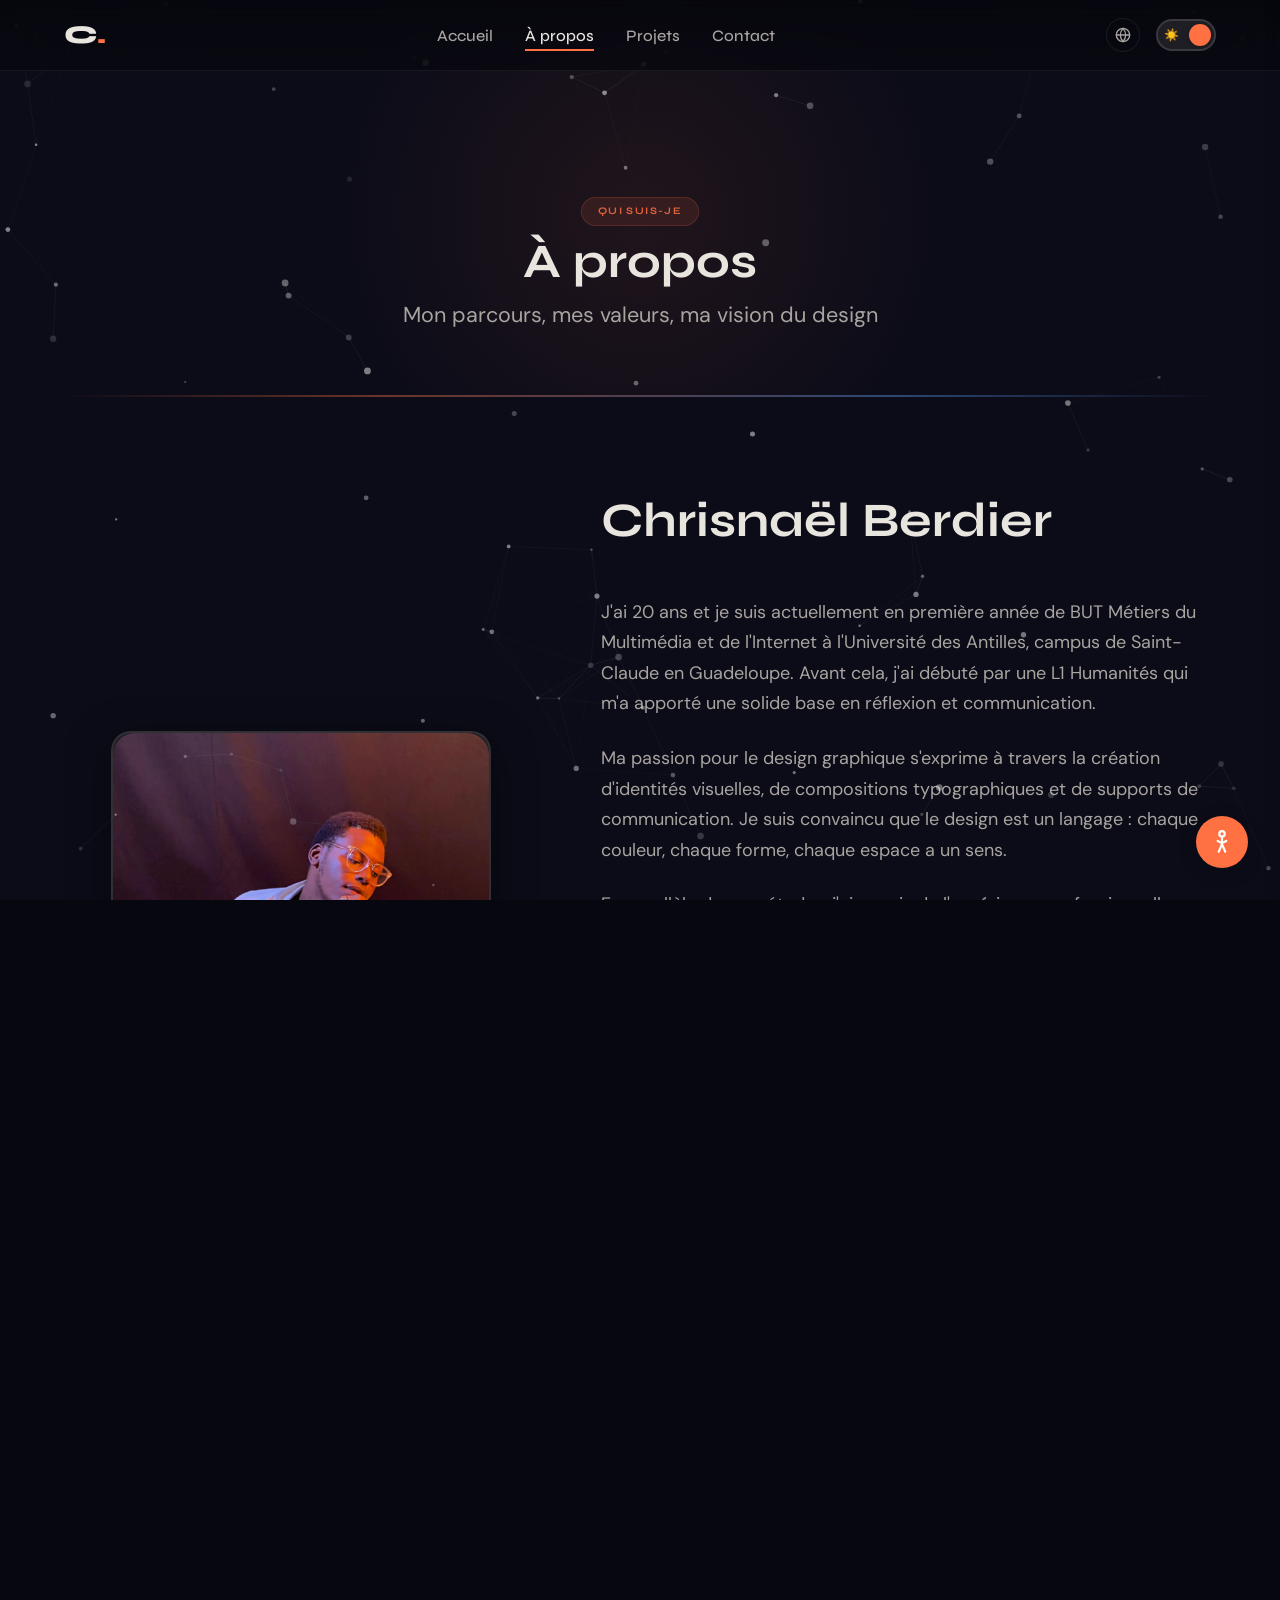
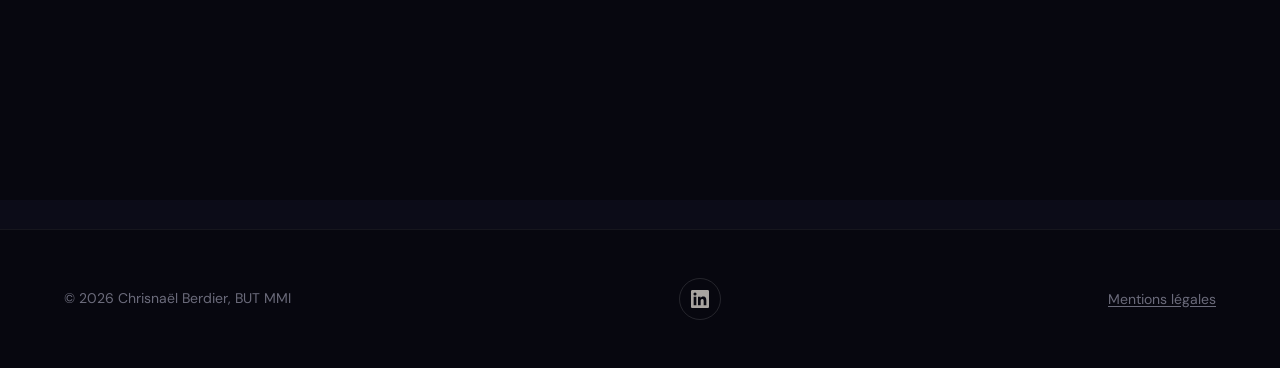
<file: a-propos.html>
﻿﻿<!DOCTYPE html>
<html lang="fr" data-theme="auto">
<head>
  <meta charset="UTF-8">
  <meta name="viewport" content="width=device-width, initial-scale=1.0">
  <meta name="description" content="À propos de Chrisnaël Berdier : parcours, valeurs et vision en tant que Designer Graphique en formation BUT MMI.">
  <title>À propos · Chrisnaël Berdier</title>
  <link rel="preconnect" href="https://fonts.googleapis.com">
  <link rel="preconnect" href="https://fonts.gstatic.com" crossorigin>
  <link href="https://fonts.googleapis.com/css2?family=Syne:wght@400;500;600;700;800&family=DM+Sans:ital,opsz,wght@0,9..40,300;0,9..40,400;0,9..40,500;0,9..40,600;0,9..40,700;1,9..40,400&display=swap" rel="stylesheet">
  <link rel="canonical" href="https://chrisnaelberdier.com/a-propos.html">
  <!-- Favicon -->
  <link rel="icon" href="favicon.svg" type="image/svg+xml">
  <link rel="icon" href="favicon-32.png" sizes="32x32" type="image/png">
  <link rel="apple-touch-icon" href="apple-touch-icon.png">
  <!-- Open Graph -->
  <meta property="og:type" content="website">
  <meta property="og:locale" content="fr_FR">
  <meta property="og:site_name" content="Chrisnaël Berdier">
  <meta property="og:url" content="https://chrisnaelberdier.com/a-propos.html">
  <meta property="og:title" content="À propos · Chrisnaël Berdier">
  <meta property="og:description" content="À propos de Chrisnaël Berdier : parcours, valeurs et vision en tant que Designer Graphique en formation BUT MMI.">
  <meta property="og:image" content="https://chrisnaelberdier.com/assets/img/og-cover.jpg">
  <meta property="og:image:width" content="1200">
  <meta property="og:image:height" content="630">
  <meta property="og:image:alt" content="Chrisnaël Berdier — Designer Graphique, BUT MMI Guadeloupe">
  <!-- Twitter -->
  <meta name="twitter:card" content="summary_large_image">
  <meta name="twitter:title" content="À propos · Chrisnaël Berdier">
  <meta name="twitter:description" content="À propos de Chrisnaël Berdier : parcours, valeurs et vision en tant que Designer Graphique en formation BUT MMI.">
  <meta name="twitter:image" content="https://chrisnaelberdier.com/assets/img/og-cover.jpg">
  <link rel="icon" type="image/png" href="assets/favicon.png">
  <link rel="stylesheet" href="css/style.css">
  <link rel="stylesheet" href="css/premium.css">
</head>
<body>
  <canvas class="page-particles" id="particles-canvas" aria-hidden="true"></canvas>
<!-- LOADER -->
  <div class="loader" id="site-loader"><svg class="loader__logo" viewBox="0 0 810 810" xmlns="http://www.w3.org/2000/svg"><path class="logo-c" d="M779.74 554.57c0 30.95-9.67 57.39-29.02 79.31-19.34 21.92-49.86 38.68-91.55 50.28s-95.84 17.41-162.47 17.41c-66.62 0-123.26-5.37-169.89-16.11-46.64-10.74-82.1-28.36-106.39-52.87-24.28-24.5-36.42-57.16-36.42-97.99 0-40.84 12.14-73.61 36.42-98.33 24.29-24.72 59.75-42.55 106.39-53.52 46.63-10.96 103.27-16.44 169.89-16.44 66.63 0 120.57 5.81 161.83 17.41 41.26 11.6 71.56 28.37 90.91 50.28 19.34 21.92 29.23 48.14 29.66 78.66H637.27c-6.88-16.77-22.35-29.77-46.42-39.02-24.07-9.24-55.45-13.86-94.14-13.86-31.37 0-58.67 2.26-81.89 6.78-23.21 4.51-41.15 12.14-53.83 22.89-12.68 10.74-19.01 25.78-19.01 45.12 0 18.91 6.23 33.74 18.69 44.49 12.47 10.74 30.3 18.26 53.52 22.56 23.22 4.31 50.73 6.45 82.53 6.45 38.69 0 70.17-4.62 94.45-13.86 24.29-9.25 39.88-22.47 46.76-39.66z" transform="translate(-22.56,-315.92) scale(0.79) translate(161.44,691.9)"/><rect class="logo-dot" fill="#ff7043" x="730" y="720" width="60" height="60" rx="4"/></svg></div>
  <!-- PAGE TRANSITION -->
  <div class="page-transition-overlay" id="page-transition"><svg class="pt-logo" viewBox="0 0 810 810" xmlns="http://www.w3.org/2000/svg"><path fill="var(--text-primary,#f0ece6)" d="M779.74 554.57c0 30.95-9.67 57.39-29.02 79.31-19.34 21.92-49.86 38.68-91.55 50.28s-95.84 17.41-162.47 17.41c-66.62 0-123.26-5.37-169.89-16.11-46.64-10.74-82.1-28.36-106.39-52.87-24.28-24.5-36.42-57.16-36.42-97.99 0-40.84 12.14-73.61 36.42-98.33 24.29-24.72 59.75-42.55 106.39-53.52 46.63-10.96 103.27-16.44 169.89-16.44 66.63 0 120.57 5.81 161.83 17.41 41.26 11.6 71.56 28.37 90.91 50.28 19.34 21.92 29.23 48.14 29.66 78.66H637.27c-6.88-16.77-22.35-29.77-46.42-39.02-24.07-9.24-55.45-13.86-94.14-13.86-31.37 0-58.67 2.26-81.89 6.78-23.21 4.51-41.15 12.14-53.83 22.89-12.68 10.74-19.01 25.78-19.01 45.12 0 18.91 6.23 33.74 18.69 44.49 12.47 10.74 30.3 18.26 53.52 22.56 23.22 4.31 50.73 6.45 82.53 6.45 38.69 0 70.17-4.62 94.45-13.86 24.29-9.25 39.88-22.47 46.76-39.66z" transform="translate(-22.56,-315.92) scale(0.79) translate(161.44,691.9)"/><rect fill="#ff7043" x="730" y="720" width="60" height="60" rx="4"/></svg></div>
  <!-- CURSOR -->
  <div class="cursor-custom" id="custom-cursor"></div>
  <a href="#main" class="skip-link">Aller au contenu principal</a>
  <nav class="nav" aria-label="Navigation principale">
    <div class="container nav__inner">
      <a href="index.html" class="nav__logo" aria-label="Retour à l'accueil">C<span>.</span></a>
      <ul class="nav__links" role="list"><li><a href="index.html" class="nav__link" data-i18n="nav.home">Accueil</a></li><li><a href="a-propos.html" class="nav__link is-active" data-i18n="nav.about">À propos</a></li><li><a href="projets.html" class="nav__link" data-i18n="nav.projects">Projets</a></li><li><a href="contact.html" class="nav__link" data-i18n="nav.contact">Contact</a></li></ul>
      <div class="nav__actions">
        <div class="lang-selector" id="lang-selector"><button class="lang-btn" id="lang-btn" aria-label="Choisir la langue" type="button"><svg viewBox="0 0 24 24" fill="none" stroke="currentColor" stroke-width="2" stroke-linecap="round" stroke-linejoin="round"><circle cx="12" cy="12" r="10"/><line x1="2" y1="12" x2="22" y2="12"/><path d="M12 2a15.3 15.3 0 0 1 4 10 15.3 15.3 0 0 1-4 10 15.3 15.3 0 0 1-4-10 15.3 15.3 0 0 1 4-10z"/></svg></button><div class="lang-dropdown"><button class="lang-option is-active" data-lang="fr"><span class="lang-option__flag">🇫🇷</span> Français</button><button class="lang-option" data-lang="en"><span class="lang-option__flag">🇬🇧</span> English</button><button class="lang-option" data-lang="es"><span class="lang-option__flag">🇪🇸</span> Español</button></div></div><button class="theme-switch" aria-label="Basculer le mode sombre" type="button"><div class="theme-switch__track"><span aria-hidden="true">☀️</span><span aria-hidden="true">🌙</span></div><div class="theme-switch__thumb"></div></button><button class="nav__burger" aria-label="Ouvrir le menu" aria-expanded="false" aria-controls="mobile-menu" type="button"><span></span><span></span><span></span></button></div>
    </div>
    </nav>
  <div class="nav__drawer-backdrop" id="drawer-backdrop" aria-hidden="true"></div>
  <div class="nav__drawer" id="mobile-menu" role="dialog" aria-modal="true" aria-label="Menu">
    <div class="nav__drawer-header">
      <a href="index.html" class="nav__drawer-logo" aria-label="Retour à l'accueil">C<span>.</span></a>
      <button class="nav__drawer-close" id="nav-mobile-close" aria-label="Fermer le menu" type="button"><svg width="22" height="22" viewBox="0 0 24 24" fill="none" stroke="currentColor" stroke-width="2.5" stroke-linecap="round" aria-hidden="true"><line x1="18" y1="6" x2="6" y2="18"/><line x1="6" y1="6" x2="18" y2="18"/></svg></button>
    </div>
    <nav class="nav__drawer-links">
      <a href="index.html" class="nav__drawer-link">Accueil</a>
      <a href="a-propos.html" class="nav__drawer-link is-active">À propos</a>
      <a href="projets.html" class="nav__drawer-link">Projets</a>
      <a href="contact.html" class="nav__drawer-link">Contact</a>
    </nav>
  </div>
  <main id="main">
    <!--
      PAGE À PROPOS — Présentation détaillée
      ───────────────────────────────────────
      Rôle : Page biographique complète avec portrait, quatre paragraphes
      de présentation, compteurs CountUp, boutons d'action (CV + contact),
      et cartes de valeurs.

      loading="eager" sur le portrait : contrairement aux pages projets où
      les images sont "lazy", ici l'image est dans le viewport immédiat
      → eager évite le délai de chargement différé (meilleur LCP).

      data-count sur les .stat__number : le module CountUp anime de 0
      vers la valeur cible quand l'élément entre dans le viewport
      (IntersectionObserver). data-suffix permet d'ajouter un suffixe
      comme "+" après le chiffre (voir index.html pour la mécanique).

      .about__cta-row : rangée de trois actions.
      Le bouton "Visualiser le CV" (id="open-cv-viewer") déclenche l'ouverture
      du #cv-modal via le JS. aria-haspopup="dialog" signale qu'un dialogue
      va s'ouvrir.
      Le lien "Télécharger" a l'attribut download="..." → force le navigateur
      à télécharger le fichier plutôt que l'ouvrir dans un onglet.
    -->
    <header class="page-header">
      <div class="container">
        <p class="section__label">Qui suis-je</p>
        <h1 class="page-header__title" data-i18n="apropos.title">À propos</h1>
        <p class="page-header__subtitle" data-i18n="apropos.subtitle">Mon parcours, mes valeurs, ma vision du design</p>
      </div>
    </header>
    <section class="about section">
      <div class="container">
        <div class="about__grid">
          <div class="about__image-wrap reveal" role="img" aria-label="Portrait de Chrisnaël Berdier — survoler pour plus d'infos">
            <div class="about__flip-inner">
              <!-- FACE : photo -->
              <div class="about__flip-front">
                <div class="about__img-glow" aria-hidden="true"></div>
                <img src="assets/img/portrait.webp" alt="" loading="eager">
                <div class="about__img-badge glass-card" aria-hidden="true"><span>🎓</span> BUT MMI</div>
              </div>
              <!-- DOS : carte éditoriale -->
              <div class="about__flip-back">
                <span class="about-back__year" aria-hidden="true">2026</span>
                <div class="about-back__body">
                  <h3 class="about-back__name">Chrisnaël<br>Berdier<span class="about-back__dot" aria-hidden="true">.</span></h3>
                  <p class="about-back__role">Designer Graphique</p>
                  <p class="about-back__place">Guadeloupe, France</p>
                </div>
                <div class="about-back__badge">
                  <span class="about-back__pulse" aria-hidden="true"></span>
                  Disponible sept. 2026
                </div>
              </div>
            </div>
          </div>
          <div class="about__text reveal stagger-2">
            <h2 class="section__title" data-i18n="apropos.name">Chrisnaël Berdier</h2>
            <p data-i18n="apropos.p1">J'ai 20 ans et je suis actuellement en première année de BUT Métiers du Multimédia et de l'Internet à l'Université des Antilles, campus de Saint-Claude en Guadeloupe. Avant cela, j'ai débuté par une L1 Humanités qui m'a apporté une solide base en réflexion et communication.</p>
            <p data-i18n="apropos.p2">Ma passion pour le design graphique s'exprime à travers la création d'identités visuelles, de compositions typographiques et de supports de communication. Je suis convaincu que le design est un langage : chaque couleur, chaque forme, chaque espace a un sens.</p>
            <p data-i18n="apropos.p3">En parallèle de mes études, j'ai acquis de l'expérience professionnelle en tant qu'hôte de caisse chez Carrefour Milenis et vendeur chez Be Sport. Ces expériences m'ont appris la rigueur, le travail d'équipe et la relation client.</p>
            <p data-i18n="apropos.p4">Dynamique et motivé, je suis à la recherche d'un stage ou d'une alternance en design graphique, direction artistique ou communication visuelle.</p>
            <div class="about__stats">
              <div class="stat"><div class="stat__number" data-count="10">0</div><div class="stat__label" data-i18n="stat.projects">Projets réalisés</div></div>
              <div class="stat"><div class="stat__number" data-count="2" data-suffix="">0</div><div class="stat__label" data-i18n="stat.degree">BAC+2 en cours</div></div>
              <div class="stat"><div class="stat__number" data-count="9">0</div><div class="stat__label" data-i18n="stat.tools">Outils maîtrisés</div></div>
            </div>
            <div class="about__cta-row">
              <a href="assets/cv/CV_BERDIER_CHRISNAEL.pdf" class="btn btn--primary" download="CV_BERDIER_CHRISNAEL.pdf" aria-label="Télécharger mon CV"><svg viewBox="0 0 24 24" width="18" height="18" fill="none" stroke="currentColor" stroke-width="2" stroke-linecap="round" aria-hidden="true"><path d="M21 15v4a2 2 0 0 1-2 2H5a2 2 0 0 1-2-2v-4"/><polyline points="7 10 12 15 17 10"/><line x1="12" y1="15" x2="12" y2="3"/></svg> Télécharger mon CV</a>
              <button class="btn btn--outline" id="open-cv-viewer" type="button" aria-haspopup="dialog"><svg viewBox="0 0 24 24" width="18" height="18" fill="none" stroke="currentColor" stroke-width="2" stroke-linecap="round" aria-hidden="true"><path d="M1 12s4-8 11-8 11 8 11 8-4 8-11 8-11-8-11-8z"/><circle cx="12" cy="12" r="3"/></svg> Visualiser le CV</button>
              <a href="contact.html" class="btn btn--outline" data-i18n="apropos.contact">Me contacter</a>
            </div>
          </div>
        </div>
        <!--
          CARTES DE VALEURS — Blocs Précision / Accessibilité / Créativité
          ───────────────────────────────────────────────────────────────────
          Rôle : Présentation des valeurs fondamentales en trois cards.
          .reveal .stagger-1/2/3 : chaque card entre en vue avec un délai
          décalé de 0.2s pour créer un effet "cascade" (stagger en animation).
          Le stagger est calculé en CSS : nth-child(n) { transition-delay: n*0.2s }.
          aria-hidden="true" sur l'icône emoji : les emojis peuvent être
          mal lus par certains lecteurs d'écran (ex: "emoji cible rouge"
          au lieu de rien). On les exclut.
          Effet domino : Supprimer .stagger → toutes les cards apparaissent
          simultanément. Supprimer .reveal → pas d'animation d'entrée.
        -->
        <div class="about-page-values">
          <div class="value-card reveal stagger-1">
            <div class="value-card__icon" aria-hidden="true">🎯</div>
            <h3 class="value-card__title" data-i18n="val.precision">Précision</h3>
            <p class="value-card__desc">Chaque pixel compte. Je porte une attention minutieuse aux détails typographiques et à l'alignement visuel.</p>
          </div>
          <div class="value-card reveal stagger-2">
            <div class="value-card__icon" aria-hidden="true">♿</div>
            <h3 class="value-card__title" data-i18n="val.a11y">Accessibilité</h3>
            <p class="value-card__desc">Concevoir pour tous. Je m'assure que mes créations respectent les standards RGAA et WCAG.</p>
          </div>
          <div class="value-card reveal stagger-3">
            <div class="value-card__icon" aria-hidden="true">💡</div>
            <h3 class="value-card__title" data-i18n="val.creative">Créativité</h3>
            <p class="value-card__desc">Explorer, expérimenter, surprendre. Mon design raconte une histoire et crée de l'émotion.</p>
          </div>
        </div>
      </div>
    </section>
  </main>

  <!--
    MODALE VISIONNEUSE CV
    ──────────────────────
    Rôle : Affiche le PDF du CV directement dans la page via une <iframe>
    plutôt que d'ouvrir un onglet. Permet de prévisualiser sans quitter le site.
    La même mécanique de modale que ProjectModal est réutilisée ici
    (role="dialog" + aria-modal + aria-labelledby) pour la cohérence.
    L'iframe src est vide par défaut et remplie par le JS à l'ouverture
    (évite un chargement inutile du PDF au chargement de la page).
    title="CV..." sur l'iframe : obligatoire pour l'accessibilité —
    les lecteurs d'écran annoncent le titre de l'iframe embarquée.
    Le lien "📥 Télécharger le PDF" est un fallback si l'iframe ne charge pas.
    Effet domino : Charger l'iframe src dès le HTML → le PDF se télécharge
    inutilement au chargement de la page, même si l'utilisateur n'ouvre pas la modale.
  -->
  <!-- CV VIEWER MODAL -->
  <div class="project-modal-overlay" id="cv-modal" role="dialog" aria-modal="true" aria-labelledby="cv-modal-title">
    <div class="project-modal">
      <div class="project-modal__header"><button class="project-modal__close-btn" id="cv-modal-close" aria-label="Fermer" type="button">&times;</button></div>
      <div class="project-modal__image">
        <iframe id="cv-modal-iframe" src="" title="CV Chrisnaël Berdier" style="width:100%;height:70vh;border:none;border-radius:var(--radius-md);background:var(--bg-tertiary);"></iframe>
      </div>
      <div class="project-modal__body">
        <h2 class="project-modal__title" id="cv-modal-title">CV de Chrisnaël Berdier</h2>
        <p class="project-modal__desc">Curriculum vitae, BUT Métiers du Multimédia et de l'Internet.</p>
        <a href="assets/cv/CV_BERDIER_CHRISNAEL.pdf" class="project-modal__ext-link" download="CV_BERDIER_CHRISNAEL.pdf" style="display:inline-flex;">📥 Télécharger le PDF</a>
      </div>
    </div>
  </div>

  <footer class="footer" role="contentinfo"><div class="container footer__inner"><p class="footer__copy">&copy; 2026 Chrisnaël Berdier, BUT&nbsp;MMI</p><div class="footer__socials" aria-label="Réseaux sociaux"><a href="https://www.linkedin.com/in/chrisna%C3%ABl-berdier-b634a3389/" class="footer__social-link" aria-label="LinkedIn" target="_blank" rel="noopener noreferrer"><svg viewBox="0 0 24 24" fill="currentColor" aria-hidden="true"><path d="M20.447 20.452h-3.554v-5.569c0-1.328-.027-3.037-1.852-3.037-1.853 0-2.136 1.445-2.136 2.939v5.667H9.351V9h3.414v1.561h.046c.477-.9 1.637-1.85 3.37-1.85 3.601 0 4.267 2.37 4.267 5.455v6.286zM5.337 7.433a2.062 2.062 0 0 1-2.063-2.065 2.064 2.064 0 1 1 2.063 2.065zm1.782 13.019H3.555V9h3.564v11.452zM22.225 0H1.771C.792 0 0 .774 0 1.729v20.542C0 23.227.792 24 1.771 24h20.451C23.2 24 24 23.227 24 22.271V1.729C24 .774 23.2 0 22.222 0h.003z"/></svg></a></div><button class="footer__legal-link" id="open-legal" aria-haspopup="dialog" type="button" data-i18n="footer.legal">Mentions légales</button></div></footer>
  <div class="modal-overlay" id="legal-modal" role="dialog" aria-modal="true" aria-labelledby="legal-title"><div class="modal"><button class="modal__close" aria-label="Fermer">&times;</button><h2 id="legal-title">Mentions légales</h2><h3>Éditeur du site</h3><p>Ce portfolio est édité par Chrisnaël Berdier, étudiant en BUT MMI à l'Université des Antilles. Site personnel à but non commercial.</p><h3>Hébergement</h3><p>GitHub Pages, GitHub, Inc., 88 Colin P. Kelly Jr. Street, San Francisco, CA 94107, USA.</p><h3>Propriété intellectuelle</h3><p>L'ensemble du contenu est propriété de l'auteur sauf mention contraire.</p><h3>Données personnelles &amp; RGPD</h3><p>Les données saisies via le formulaire de contact sont utilisées uniquement pour répondre aux messages. Aucun cookie de traçage. Pour exercer vos droits d'accès, de rectification ou de suppression : <a href="mailto:berdierchrisnael@gmail.com">berdierchrisnael@gmail.com</a>.</p><h3>Accessibilité</h3><p>Ce site vise la conformité WCAG 2.1 AA et RGAA 4.1.</p></div></div>
  <button class="back-to-top" id="back-to-top" aria-label="Retour en haut" type="button"><svg viewBox="0 0 24 24" fill="none" stroke="currentColor" stroke-width="2.5" stroke-linecap="round" aria-hidden="true"><polyline points="18 15 12 9 6 15"/></svg></button>
  <div class="a11y-widget"><div class="a11y-panel" id="a11y-panel" role="region" aria-label="Accessibilité"><p class="a11y-panel__title">♿ Accessibilité</p><div class="a11y-option"><span class="a11y-option__label">Taille du texte</span><div class="a11y-option__controls"><button class="a11y-btn" data-zoom="decrease" aria-label="Réduire">A−</button><button class="a11y-btn" data-zoom="reset" aria-label="Réinitialiser">A</button><button class="a11y-btn" data-zoom="increase" aria-label="Augmenter">A+</button></div></div><div class="a11y-option"><span class="a11y-option__label">Contraste élevé</span><div class="a11y-option__controls"><button class="a11y-btn" id="contrast-toggle" aria-pressed="false">◐</button></div></div><div class="a11y-option"><span class="a11y-option__label">Réduire animations</span><div class="a11y-option__controls"><button class="a11y-btn" id="motion-toggle" aria-pressed="false">⏸</button></div></div><div class="a11y-option"><span class="a11y-option__label">Espacement</span><div class="a11y-option__controls"><button class="a11y-btn" id="spacing-toggle" aria-pressed="false">↔</button></div></div></div><button class="a11y-toggle" id="a11y-toggle" aria-label="Accessibilité" aria-expanded="false" aria-controls="a11y-panel" type="button"><svg viewBox="0 0 24 24" fill="none" stroke="currentColor" stroke-width="2" stroke-linecap="round" stroke-linejoin="round" aria-hidden="true"><circle cx="12" cy="4.5" r="2.5"/><path d="M12 7v5"/><path d="M8 11l4 2 4-2"/><path d="M9 21l3-7 3 7"/></svg></button></div>
  <script src="js/main.js"></script>
</body>
</html>
</file>
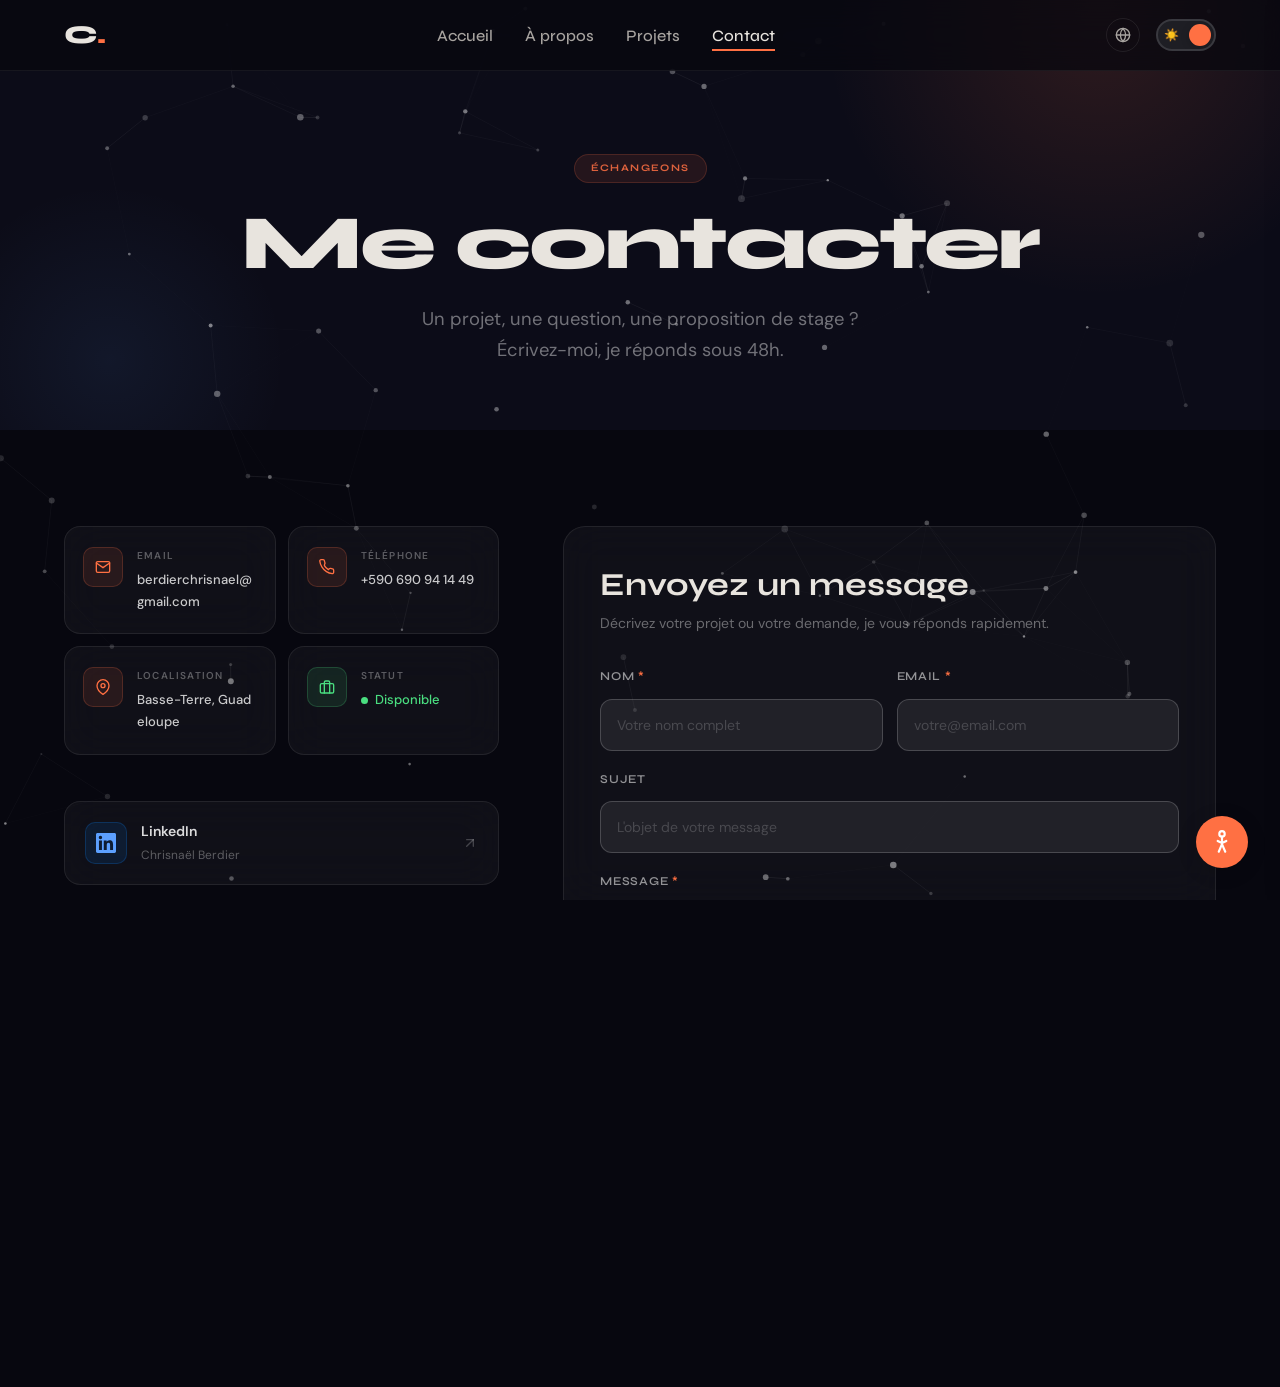
<file: contact.html>
<!DOCTYPE html>
<html lang="fr" data-theme="auto">
<head>
  <meta charset="UTF-8">
  <meta name="viewport" content="width=device-width, initial-scale=1.0">
  <meta name="description" content="Contactez Chrisnaël Berdier, Designer Graphique et étudiant BUT MMI.">
  <title>Contact · Chrisnaël Berdier</title>
  <link rel="preconnect" href="https://fonts.googleapis.com">
  <link rel="preconnect" href="https://fonts.gstatic.com" crossorigin>
  <link href="https://fonts.googleapis.com/css2?family=Syne:wght@400;500;600;700;800&family=DM+Sans:ital,opsz,wght@0,9..40,300;0,9..40,400;0,9..40,500;0,9..40,600;0,9..40,700;1,9..40,400&display=swap" rel="stylesheet">
  <link rel="canonical" href="https://chrisnaelberdier.com/contact.html">
  <!-- Favicon -->
  <link rel="icon" href="favicon.svg" type="image/svg+xml">
  <link rel="icon" href="favicon-32.png" sizes="32x32" type="image/png">
  <link rel="apple-touch-icon" href="apple-touch-icon.png">
  <!-- Open Graph -->
  <meta property="og:type" content="website">
  <meta property="og:locale" content="fr_FR">
  <meta property="og:site_name" content="Chrisnaël Berdier">
  <meta property="og:url" content="https://chrisnaelberdier.com/contact.html">
  <meta property="og:title" content="Contact · Chrisnaël Berdier">
  <meta property="og:description" content="Contactez Chrisnaël Berdier, Designer Graphique et étudiant BUT MMI.">
  <meta property="og:image" content="https://chrisnaelberdier.com/assets/img/og-cover.jpg">
  <meta property="og:image:width" content="1200">
  <meta property="og:image:height" content="630">
  <meta property="og:image:alt" content="Chrisnaël Berdier — Designer Graphique, BUT MMI Guadeloupe">
  <!-- Twitter -->
  <meta name="twitter:card" content="summary_large_image">
  <meta name="twitter:title" content="Contact · Chrisnaël Berdier">
  <meta name="twitter:description" content="Contactez Chrisnaël Berdier, Designer Graphique et étudiant BUT MMI.">
  <meta name="twitter:image" content="https://chrisnaelberdier.com/assets/img/og-cover.jpg">
  <link rel="icon" type="image/png" href="assets/favicon.png">
  <link rel="stylesheet" href="css/style.css">
  <link rel="stylesheet" href="css/premium.css">
</head>
<body>
<!-- LOADER -->
  <div class="loader" id="site-loader"><svg class="loader__logo" viewBox="0 0 810 810" xmlns="http://www.w3.org/2000/svg"><path class="logo-c" d="M779.74 554.57c0 30.95-9.67 57.39-29.02 79.31-19.34 21.92-49.86 38.68-91.55 50.28s-95.84 17.41-162.47 17.41c-66.62 0-123.26-5.37-169.89-16.11-46.64-10.74-82.1-28.36-106.39-52.87-24.28-24.5-36.42-57.16-36.42-97.99 0-40.84 12.14-73.61 36.42-98.33 24.29-24.72 59.75-42.55 106.39-53.52 46.63-10.96 103.27-16.44 169.89-16.44 66.63 0 120.57 5.81 161.83 17.41 41.26 11.6 71.56 28.37 90.91 50.28 19.34 21.92 29.23 48.14 29.66 78.66H637.27c-6.88-16.77-22.35-29.77-46.42-39.02-24.07-9.24-55.45-13.86-94.14-13.86-31.37 0-58.67 2.26-81.89 6.78-23.21 4.51-41.15 12.14-53.83 22.89-12.68 10.74-19.01 25.78-19.01 45.12 0 18.91 6.23 33.74 18.69 44.49 12.47 10.74 30.3 18.26 53.52 22.56 23.22 4.31 50.73 6.45 82.53 6.45 38.69 0 70.17-4.62 94.45-13.86 24.29-9.25 39.88-22.47 46.76-39.66z" transform="translate(-22.56,-315.92) scale(0.79) translate(161.44,691.9)"/><rect class="logo-dot" fill="#ff7043" x="730" y="720" width="60" height="60" rx="4"/></svg></div>
  <!-- PAGE TRANSITION -->
  <div class="page-transition-overlay" id="page-transition"><svg class="pt-logo" viewBox="0 0 810 810" xmlns="http://www.w3.org/2000/svg"><path fill="var(--text-primary,#f0ece6)" d="M779.74 554.57c0 30.95-9.67 57.39-29.02 79.31-19.34 21.92-49.86 38.68-91.55 50.28s-95.84 17.41-162.47 17.41c-66.62 0-123.26-5.37-169.89-16.11-46.64-10.74-82.1-28.36-106.39-52.87-24.28-24.5-36.42-57.16-36.42-97.99 0-40.84 12.14-73.61 36.42-98.33 24.29-24.72 59.75-42.55 106.39-53.52 46.63-10.96 103.27-16.44 169.89-16.44 66.63 0 120.57 5.81 161.83 17.41 41.26 11.6 71.56 28.37 90.91 50.28 19.34 21.92 29.23 48.14 29.66 78.66H637.27c-6.88-16.77-22.35-29.77-46.42-39.02-24.07-9.24-55.45-13.86-94.14-13.86-31.37 0-58.67 2.26-81.89 6.78-23.21 4.51-41.15 12.14-53.83 22.89-12.68 10.74-19.01 25.78-19.01 45.12 0 18.91 6.23 33.74 18.69 44.49 12.47 10.74 30.3 18.26 53.52 22.56 23.22 4.31 50.73 6.45 82.53 6.45 38.69 0 70.17-4.62 94.45-13.86 24.29-9.25 39.88-22.47 46.76-39.66z" transform="translate(-22.56,-315.92) scale(0.79) translate(161.44,691.9)"/><rect fill="#ff7043" x="730" y="720" width="60" height="60" rx="4"/></svg></div>
  <!-- CURSOR -->
  <div class="cursor-custom" id="custom-cursor"></div>
  <a href="#main" class="skip-link">Aller au contenu principal</a>

  <nav class="nav" aria-label="Navigation principale">
    <div class="container nav__inner">
      <a href="index.html" class="nav__logo" aria-label="Retour à l'accueil">C<span>.</span></a>
      <ul class="nav__links" role="list">
        <li><a href="index.html" class="nav__link" data-i18n="nav.home">Accueil</a></li>
        <li><a href="a-propos.html" class="nav__link" data-i18n="nav.about">À propos</a></li>
        <li><a href="projets.html" class="nav__link" data-i18n="nav.projects">Projets</a></li>
        <li><a href="contact.html" class="nav__link is-active" data-i18n="nav.contact">Contact</a></li>
      </ul>
      <div class="nav__actions">
        <div class="lang-selector" id="lang-selector"><button class="lang-btn" id="lang-btn" aria-label="Choisir la langue" type="button"><svg viewBox="0 0 24 24" fill="none" stroke="currentColor" stroke-width="2" stroke-linecap="round" stroke-linejoin="round"><circle cx="12" cy="12" r="10"/><line x1="2" y1="12" x2="22" y2="12"/><path d="M12 2a15.3 15.3 0 0 1 4 10 15.3 15.3 0 0 1-4 10 15.3 15.3 0 0 1-4-10 15.3 15.3 0 0 1 4-10z"/></svg></button><div class="lang-dropdown"><button class="lang-option is-active" data-lang="fr"><span class="lang-option__flag">🇫🇷</span> Français</button><button class="lang-option" data-lang="en"><span class="lang-option__flag">🇬🇧</span> English</button><button class="lang-option" data-lang="es"><span class="lang-option__flag">🇪🇸</span> Español</button></div></div>
        <button class="theme-switch" aria-label="Basculer le mode sombre" type="button"><div class="theme-switch__track"><span aria-hidden="true">☀️</span><span aria-hidden="true">🌙</span></div><div class="theme-switch__thumb"></div></button>
        <button class="nav__burger" aria-label="Ouvrir le menu" aria-expanded="false" aria-controls="mobile-menu" type="button"><span></span><span></span><span></span></button>
      </div>
    </div>
  </nav>
  <div class="nav__drawer-backdrop" id="drawer-backdrop" aria-hidden="true"></div>
  <div class="nav__drawer" id="mobile-menu" role="dialog" aria-modal="true" aria-label="Menu">
    <div class="nav__drawer-header">
      <a href="index.html" class="nav__drawer-logo" aria-label="Retour à l'accueil">C<span>.</span></a>
      <button class="nav__drawer-close" id="nav-mobile-close" aria-label="Fermer le menu" type="button"><svg width="22" height="22" viewBox="0 0 24 24" fill="none" stroke="currentColor" stroke-width="2.5" stroke-linecap="round" aria-hidden="true"><line x1="18" y1="6" x2="6" y2="18"/><line x1="6" y1="6" x2="18" y2="18"/></svg></button>
    </div>
    <nav class="nav__drawer-links">
      <a href="index.html" class="nav__drawer-link">Accueil</a>
      <a href="a-propos.html" class="nav__drawer-link">À propos</a>
      <a href="projets.html" class="nav__drawer-link">Projets</a>
      <a href="contact.html" class="nav__drawer-link is-active">Contact</a>
    </nav>
  </div>

  <canvas class="page-particles" id="particles-canvas" aria-hidden="true"></canvas>

  <main id="main">

    <!--
      HERO CONTACT — Zone d'accroche de la page contact
      ────────────────────────────────────────────────────
      Rôle : Bannière minimaliste avec deux orbes de fond,
      un label, un H1 et un sous-titre.
      Même technique d'orbes que la section hero de index.html
      (radial-gradient + will-change: transform + animation lente).
      Le texte utilise .reveal + .stagger-2/.stagger-3 pour entrer
      en cascade (décalage de 0.2s × stagger).
      Effet domino : Supprimer les orbes → fond uni sans atmosphère.
    -->
    <!-- ═══ HERO CONTACT ═══ -->
    <div class="contact-hero">
      <div class="contact-hero__orb contact-hero__orb--1" aria-hidden="true"></div>
      <div class="contact-hero__orb contact-hero__orb--2" aria-hidden="true"></div>
      <div class="container contact-hero__content">
        <p class="section__label reveal">Échangeons</p>
        <h1 class="contact-hero__title reveal stagger-2" data-i18n="contact.title">Me contacter</h1>
        <p class="contact-hero__subtitle reveal stagger-3">Un projet, une question, une proposition de stage ?<br>Écrivez-moi, je réponds sous 48h.</p>
      </div>
    </div>

    <!-- ═══ CONTACT CONTENT ═══ -->
    <section class="section">
      <div class="container">
        <div class="contact__grid">

          <!--
            COLONNE INFORMATIONS DE CONTACT
            ─────────────────────────────────
            Rôle : Grille de quatre cartes glass (email, téléphone,
            localisation, statut) + carte LinkedIn.
            Chaque .contact-info-card est une .glass-card (premium.css).
            .contact-pulse : animation CSS "pulse" sur un point vert
            indiquant la disponibilité (même principe que .badge-dispo__dot).
            Les liens <a href="mailto:..."> et <a href="tel:..."> sont
            des URI schemes standards : le navigateur ouvre le client mail
            ou l'application téléphone selon le système.
            target="_blank" + rel="noopener noreferrer" sur LinkedIn :
            sécurité contre le "tabnabbing" (la nouvelle page ne peut pas
            accéder à window.opener de la page d'origine).
          -->
          <!-- ── COLONNE INFO ── -->
          <div class="contact__info">

            <div class="contact-info-grid">

              <div class="contact-info-card glass-card reveal stagger-1">
                <div class="contact-info-card__icon" aria-hidden="true">
                  <svg width="16" height="16" viewBox="0 0 24 24" fill="none" stroke="currentColor" stroke-width="2" stroke-linecap="round"><path d="M4 4h16c1.1 0 2 .9 2 2v12c0 1.1-.9 2-2 2H4c-1.1 0-2-.9-2-2V6c0-1.1.9-2 2-2z"/><polyline points="22,6 12,13 2,6"/></svg>
                </div>
                <div>
                  <div class="contact-info-card__label">Email</div>
                  <div class="contact-info-card__value"><a href="mailto:berdierchrisnael@gmail.com">berdierchrisnael@gmail.com</a></div>
                </div>
              </div>

              <div class="contact-info-card glass-card reveal stagger-2">
                <div class="contact-info-card__icon" aria-hidden="true">
                  <svg width="16" height="16" viewBox="0 0 24 24" fill="none" stroke="currentColor" stroke-width="2" stroke-linecap="round"><path d="M22 16.92v3a2 2 0 0 1-2.18 2 19.79 19.79 0 0 1-8.63-3.07A19.5 19.5 0 0 1 4.27 11.9 19.79 19.79 0 0 1 1.2 3.27 2 2 0 0 1 3.18 1h3a2 2 0 0 1 2 1.72 12.84 12.84 0 0 0 .7 2.81 2 2 0 0 1-.45 2.11L8.09 9.91a16 16 0 0 0 6 6l1.27-1.27a2 2 0 0 1 2.11-.45 12.84 12.84 0 0 0 2.81.7A2 2 0 0 1 22 16.92z"/></svg>
                </div>
                <div>
                  <div class="contact-info-card__label">Téléphone</div>
                  <div class="contact-info-card__value"><a href="tel:+590690941449">+590 690 94 14 49</a></div>
                </div>
              </div>

              <div class="contact-info-card glass-card reveal stagger-3">
                <div class="contact-info-card__icon" aria-hidden="true">
                  <svg width="16" height="16" viewBox="0 0 24 24" fill="none" stroke="currentColor" stroke-width="2" stroke-linecap="round"><path d="M21 10c0 7-9 13-9 13s-9-6-9-13a9 9 0 0 1 18 0z"/><circle cx="12" cy="10" r="3"/></svg>
                </div>
                <div>
                  <div class="contact-info-card__label">Localisation</div>
                  <div class="contact-info-card__value">Basse-Terre, Guadeloupe</div>
                </div>
              </div>

              <div class="contact-info-card glass-card reveal stagger-4">
                <div class="contact-info-card__icon contact-info-card__icon--green" aria-hidden="true">
                  <svg width="16" height="16" viewBox="0 0 24 24" fill="none" stroke="currentColor" stroke-width="2" stroke-linecap="round"><rect x="2" y="7" width="20" height="14" rx="2"/><path d="M16 21V5a2 2 0 0 0-2-2h-4a2 2 0 0 0-2 2v16"/></svg>
                </div>
                <div>
                  <div class="contact-info-card__label">Statut</div>
                  <div class="contact-info-card__value contact-info-card__value--green">
                    <span class="contact-pulse"></span>Disponible
                  </div>
                </div>
              </div>

            </div>

            <!-- LinkedIn -->
            <a href="https://www.linkedin.com/in/chrisna%C3%ABl-berdier-b634a3389/" class="contact-social glass-card reveal" target="_blank" rel="noopener noreferrer">
              <div class="contact-social__icon" aria-hidden="true">
                <svg viewBox="0 0 24 24" fill="currentColor" width="20" height="20"><path d="M20.447 20.452h-3.554v-5.569c0-1.328-.027-3.037-1.852-3.037-1.853 0-2.136 1.445-2.136 2.939v5.667H9.351V9h3.414v1.561h.046c.477-.9 1.637-1.85 3.37-1.85 3.601 0 4.267 2.37 4.267 5.455v6.286zM5.337 7.433a2.062 2.062 0 0 1-2.063-2.065 2.064 2.064 0 1 1 2.063 2.065zm1.782 13.019H3.555V9h3.564v11.452zM22.225 0H1.771C.792 0 0 .774 0 1.729v20.542C0 23.227.792 24 1.771 24h20.451C23.2 24 24 23.227 24 22.271V1.729C24 .774 23.2 0 22.222 0h.003z"/></svg>
              </div>
              <div class="contact-social__text">
                <div class="contact-social__name">LinkedIn</div>
                <div class="contact-social__handle">Chrisnaël Berdier</div>
              </div>
              <svg class="contact-social__arrow" viewBox="0 0 24 24" fill="none" stroke="currentColor" stroke-width="2" stroke-linecap="round" aria-hidden="true" width="16" height="16"><line x1="7" y1="17" x2="17" y2="7"/><polyline points="7 7 17 7 17 17"/></svg>
            </a>

          </div>

          <!--
            FORMULAIRE DE CONTACT — FormSubmit + anti-spam honeypot
            ──────────────────────────────────────────────────────────
            Rôle : Formulaire HTML envoyant les données à FormSubmit.co
            (service tiers gratuit) via une requête POST classique.
            Pas de backend nécessaire : FormSubmit reçoit les données
            et les transfère par email à l'adresse définie dans l'action.

            CHAMPS CACHÉS FormSubmit :
            - _subject : objet de l'email reçu.
            - _captcha: false : désactive le captcha FormSubmit (déjà
              protégé par le honeypot).
            - _next : URL de redirection après envoi réussi.
              Le module ContactForm (JS) intercepte la soumission en AJAX
              et utilise history.replaceState() pour éviter la redirection
              réelle tout en permettant au JS de détecter ?sent=true.
            - _template: table : format de l'email reçu (tableau HTML).

            HONEYPOT ANTI-SPAM :
            <input name="_honey" style="display:none" tabindex="-1">
            Les robots remplissent automatiquement tous les champs visibles.
            Ce champ est visuellement caché mais présent dans le DOM.
            Un bot qui le remplit → FormSubmit rejette la soumission.
            tabindex="-1" : non accessible au clavier (l'utilisateur humain
            ne peut pas l'atteindre même avec Tab).
            autocomplete="off" : évite que le navigateur le pré-remplisse.

            ACCESSIBILITÉ DU FORMULAIRE :
            - <label for="..."> : chaque input est associé à son label
              (WCAG 1.3.1 niveau A). Le lecteur d'écran annonce le label
              quand le champ reçoit le focus.
            - required + aria-required="true" : double déclaration.
              required gère la validation HTML native, aria-required
              informe les lecteurs d'écran avant la soumission.
            - role="alert" sur #form-status : quand le JS injecte un message
              de succès ou d'erreur, il est annoncé immédiatement par les
              lecteurs d'écran (comportement aria-live="assertive" implicite
              de role="alert").

            Effet domino : Supprimer le honeypot → spam direct par les bots.
            Supprimer les labels → les champs deviennent non accessibles.
            Supprimer _next → FormSubmit redirige vers sa propre page de
            confirmation, rompant l'expérience utilisateur.
          -->
          <!-- ── FORMULAIRE ── -->
          <div class="contact__form-card glass-card reveal stagger-2">
            <h2 class="contact__form-heading">Envoyez un message</h2>
            <p class="contact__form-sub">Décrivez votre projet ou votre demande, je vous réponds rapidement.</p>

            <form id="contact-form" action="https://formsubmit.co/berdierchrisnael@gmail.com" method="POST" class="contact__form">
              <input type="hidden" name="_subject" value="Nouveau message depuis le portfolio">
              <input type="hidden" name="_captcha" value="false">
              <input type="hidden" name="_next" value="https://chrisnaelberdier.com/contact.html?sent=true">
              <input type="hidden" name="_template" value="table">
              <input type="text" name="_honey" style="display:none" tabindex="-1" autocomplete="off">

              <div class="contact-form-row">
                <div class="form-group">
                  <label for="form-name">Nom <span class="required" aria-hidden="true">*</span></label>
                  <input type="text" id="form-name" name="name" required autocomplete="name" placeholder="Votre nom complet" aria-required="true">
                </div>
                <div class="form-group">
                  <label for="form-email">Email <span class="required" aria-hidden="true">*</span></label>
                  <input type="email" id="form-email" name="email" required autocomplete="email" placeholder="votre@email.com" aria-required="true">
                </div>
              </div>

              <div class="form-group">
                <label for="form-subject">Sujet</label>
                <input type="text" id="form-subject" name="subject" placeholder="L'objet de votre message">
              </div>

              <div class="form-group">
                <label for="form-message">Message <span class="required" aria-hidden="true">*</span></label>
                <textarea id="form-message" name="message" required placeholder="Décrivez votre projet ou votre demande…" aria-required="true"></textarea>
              </div>

              <div class="form-status" id="form-status" role="alert"></div>

              <button type="submit" class="btn btn--primary contact__form-btn">
                Envoyer le message
                <svg viewBox="0 0 24 24" fill="none" stroke="currentColor" stroke-width="2" stroke-linecap="round" aria-hidden="true"><line x1="22" y1="2" x2="11" y2="13"/><polygon points="22 2 15 22 11 13 2 9 22 2"/></svg>
              </button>
            </form>
          </div>

        </div>
      </div>
    </section>

  </main>

  <footer class="footer" role="contentinfo"><div class="container footer__inner"><p class="footer__copy">&copy; 2026 Chrisnaël Berdier, BUT&nbsp;MMI</p><div class="footer__socials" aria-label="Réseaux sociaux"><a href="https://www.linkedin.com/in/chrisna%C3%ABl-berdier-b634a3389/" class="footer__social-link" aria-label="LinkedIn" target="_blank" rel="noopener noreferrer"><svg viewBox="0 0 24 24" fill="currentColor" aria-hidden="true"><path d="M20.447 20.452h-3.554v-5.569c0-1.328-.027-3.037-1.852-3.037-1.853 0-2.136 1.445-2.136 2.939v5.667H9.351V9h3.414v1.561h.046c.477-.9 1.637-1.85 3.37-1.85 3.601 0 4.267 2.37 4.267 5.455v6.286zM5.337 7.433a2.062 2.062 0 0 1-2.063-2.065 2.064 2.064 0 1 1 2.063 2.065zm1.782 13.019H3.555V9h3.564v11.452zM22.225 0H1.771C.792 0 0 .774 0 1.729v20.542C0 23.227.792 24 1.771 24h20.451C23.2 24 24 23.227 24 22.271V1.729C24 .774 23.2 0 22.222 0h.003z"/></svg></a></div><button class="footer__legal-link" id="open-legal" aria-haspopup="dialog" type="button" data-i18n="footer.legal">Mentions légales</button></div></footer>

  <div class="modal-overlay" id="legal-modal" role="dialog" aria-modal="true" aria-labelledby="legal-title"><div class="modal"><button class="modal__close" aria-label="Fermer">&times;</button><h2 id="legal-title">Mentions légales</h2><h3>Éditeur du site</h3><p>Ce portfolio est édité par Chrisnaël Berdier, étudiant en BUT MMI à l'Université des Antilles. Site personnel à but non commercial.</p><h3>Hébergement</h3><p>GitHub Pages, GitHub, Inc., 88 Colin P. Kelly Jr. Street, San Francisco, CA 94107, USA.</p><h3>Propriété intellectuelle</h3><p>L'ensemble du contenu est propriété de l'auteur sauf mention contraire.</p><h3>Données personnelles &amp; RGPD</h3><p>Les données saisies via le formulaire de contact sont utilisées uniquement pour répondre aux messages. Aucun cookie de traçage. Pour exercer vos droits d'accès, de rectification ou de suppression : <a href="mailto:berdierchrisnael@gmail.com">berdierchrisnael@gmail.com</a>.</p><h3>Accessibilité</h3><p>Ce site vise la conformité WCAG 2.1 AA et RGAA 4.1.</p></div></div>
  <button class="back-to-top" id="back-to-top" aria-label="Retour en haut" type="button"><svg viewBox="0 0 24 24" fill="none" stroke="currentColor" stroke-width="2.5" stroke-linecap="round" aria-hidden="true"><polyline points="18 15 12 9 6 15"/></svg></button>
  <div class="a11y-widget"><div class="a11y-panel" id="a11y-panel" role="region" aria-label="Accessibilité"><p class="a11y-panel__title">♿ Accessibilité</p><div class="a11y-option"><span class="a11y-option__label">Taille texte</span><div class="a11y-option__controls"><button class="a11y-btn" data-zoom="decrease" aria-label="Réduire">A−</button><button class="a11y-btn" data-zoom="reset" aria-label="Réinitialiser">A</button><button class="a11y-btn" data-zoom="increase" aria-label="Augmenter">A+</button></div></div><div class="a11y-option"><span class="a11y-option__label">Contraste</span><div class="a11y-option__controls"><button class="a11y-btn" id="contrast-toggle" aria-pressed="false">◐</button></div></div><div class="a11y-option"><span class="a11y-option__label">Animations</span><div class="a11y-option__controls"><button class="a11y-btn" id="motion-toggle" aria-pressed="false">⏸</button></div></div><div class="a11y-option"><span class="a11y-option__label">Espacement</span><div class="a11y-option__controls"><button class="a11y-btn" id="spacing-toggle" aria-pressed="false">↔</button></div></div></div><button class="a11y-toggle" id="a11y-toggle" aria-label="Accessibilité" aria-expanded="false" aria-controls="a11y-panel" type="button"><svg viewBox="0 0 24 24" fill="none" stroke="currentColor" stroke-width="2" stroke-linecap="round" stroke-linejoin="round" aria-hidden="true"><circle cx="12" cy="4.5" r="2.5"/><path d="M12 7v5"/><path d="M8 11l4 2 4-2"/><path d="M9 21l3-7 3 7"/></svg></button></div>
  <script src="js/main.js"></script>
</body>
</html>
</file>
<file: css/style.css>
/* ==============================================================
   PORTFOLIO CHRISNAËL BERDIER — CSS Principal V3
   Architecture : Design tokens → Reset → Components → Layout → Pages
   ============================================================== */

/* ═══════════════════════════════════════════════════════════════
   DESIGN TOKENS — Système de variables CSS
   ─────────────────────────────────────────
   RÔLE : Centralise toutes les valeurs réutilisables du design
   (espacements, typographie, couleurs, ombres, durées).

   Définies sur :root = disponibles partout dans le CSS comme
   variables CSS custom (var(--nom)).

   EFFET DOMINO :
   → Changer --accent: #E8552E en #0066FF = TOUTES les couleurs
     d'accentuation (boutons, liens, barres, tags...) deviennent
     bleues en une seule modification.
   → Changer --text-hero: clamp(3rem, 2rem + 4.5vw, 7rem) =
     la taille du titre hero change sur tous les écrans.
     clamp(min, préféré, max) = min sur petits écrans, max sur grands.
   → Changer --z-modal: 200 en 50 = les modales passeraient
     DERRIÈRE la navigation (z-index: 100). Toujours garder
     z-modal > z-nav.
   → --ease-spring (cubic-bezier avec valeur > 1) produit un effet
     de rebond (overshoot). Remplacer par ease-out = pas de rebond.
   ═══════════════════════════════════════════════════════════════ */
/* ======== DESIGN TOKENS ======== */
:root {
  --space-xs: 0.25rem; --space-sm: 0.5rem; --space-md: 1rem;
  --space-lg: 1.5rem; --space-xl: 2rem; --space-2xl: 3rem;
  --space-3xl: 4rem; --space-4xl: 6rem;

  --font-display: 'Syne', sans-serif;
  --font-body: 'DM Sans', sans-serif;
  --text-xs: clamp(0.75rem, 0.7rem + 0.25vw, 0.875rem);
  --text-sm: clamp(0.875rem, 0.8rem + 0.35vw, 1rem);
  --text-base: clamp(1rem, 0.9rem + 0.45vw, 1.125rem);
  --text-lg: clamp(1.125rem, 1rem + 0.55vw, 1.35rem);
  --text-xl: clamp(1.5rem, 1.2rem + 1.2vw, 2rem);
  --text-2xl: clamp(2rem, 1.5rem + 2vw, 3rem);
  --text-3xl: clamp(2.5rem, 1.8rem + 3vw, 4.5rem);
  --text-hero: clamp(3rem, 2rem + 4.5vw, 7rem);

  --radius-sm: 6px; --radius-md: 12px; --radius-lg: 20px; --radius-full: 9999px;

  --ease-out: cubic-bezier(0.16, 1, 0.3, 1);
  --ease-spring: cubic-bezier(0.34, 1.56, 0.64, 1);
  --duration-fast: 200ms; --duration-base: 400ms; --duration-slow: 700ms;

  --z-particles: 1; --z-content: 10; --z-back-top: 50;
  --z-nav: 100; --z-modal: 200; --z-a11y: 300;
  --a11y-zoom: 1;
}

/* ═══════════════════════════════════════════════════════════════
   THÈME CLAIR & SOMBRE — Système de theming par data-attribute
   ──────────────────────────────────────────────────────────────
   RÔLE : Redéfinit les tokens de couleur selon le thème actif.

   MÉCANISME :
   L'attribut data-theme="dark" ou "light" est placé sur <html>
   par ThemeManager (JS). Le sélecteur [data-theme="dark"] { }
   redéfinit les mêmes variables CSS avec des valeurs adaptées.
   Tous les composants utilisent var(--bg-primary) etc., donc
   ils basculent automatiquement sans toucher à leur propre CSS.

   C'est le pattern "CSS custom properties pour le theming" :
   une seule source de vérité pour les couleurs, modifiable
   dynamiquement en JS via setAttribute().

   EFFET DOMINO :
   → Changer --accent en mode sombre = la couleur d'accentuation
     sera différente selon le thème (ex: orange sombre, rouge clair).
   → Changer --bg-primary en mode clair = le fond de toutes les
     pages en mode clair changera.
   → Ajouter un nouveau thème = créer un sélecteur
     [data-theme="sepia"] { } avec ses propres valeurs.
   ═══════════════════════════════════════════════════════════════ */
/* ======== MODE CLAIR ======== */
[data-theme="light"], :root {
  --bg-primary: #F5F2EC; --bg-secondary: #EDEAE3; --bg-tertiary: #E2DFD8;
  --bg-card: #FFFFFF; --bg-card-hover: #FAFAF8;
  --bg-nav: rgba(245, 242, 236, 0.88);
  --text-primary: #1A1A2E; --text-secondary: #4A4A5A;
  --text-tertiary: #7A7A8A; --text-inverse: #F5F2EC;
  --accent: #E8552E; --accent-hover: #D14420;
  --accent-soft: rgba(232, 85, 46, 0.1);
  --accent-secondary: #1D7AF2;
  --accent-secondary-soft: rgba(29, 122, 242, 0.1);
  --border: rgba(26, 26, 46, 0.08); --border-strong: rgba(26, 26, 46, 0.15);
  --shadow-sm: 0 1px 3px rgba(0,0,0,0.04);
  --shadow-md: 0 4px 20px rgba(0,0,0,0.06);
  --shadow-lg: 0 12px 40px rgba(0,0,0,0.08);
  --shadow-glow: 0 0 30px rgba(232, 85, 46, 0.15);
}

/* ======== MODE SOMBRE ======== */
[data-theme="dark"] {
  --bg-primary: #0D0D11; --bg-secondary: #151519; --bg-tertiary: #1E1E24;
  --bg-card: #1A1A22; --bg-card-hover: #222230;
  --bg-nav: rgba(13, 13, 17, 0.9);
  --text-primary: #E8E4DE; --text-secondary: #A8A4A0;
  --text-tertiary: #6B6B7B; --text-inverse: #0D0D11;
  --accent: #FF7043; --accent-hover: #FF8A65;
  --accent-soft: rgba(255, 112, 67, 0.12);
  --accent-secondary: #5CA0FF;
  --accent-secondary-soft: rgba(92, 160, 255, 0.1);
  --border: rgba(255, 255, 255, 0.06); --border-strong: rgba(255, 255, 255, 0.12);
  --shadow-sm: 0 1px 3px rgba(0,0,0,0.3);
  --shadow-md: 0 4px 20px rgba(0,0,0,0.4);
  --shadow-lg: 0 12px 40px rgba(0,0,0,0.5);
  --shadow-glow: 0 0 40px rgba(255, 112, 67, 0.2);
}

/* ═══════════════════════════════════════════════════════════════
   RESET & BASE — Normalisation et styles fondamentaux
   ────────────────────────────────────────────────────
   RÔLE : Supprime les marges/paddings par défaut des navigateurs
   et établit les règles de base pour tout le document.

   box-sizing: border-box = le padding et la border sont inclus
   dans la largeur totale. Exemple : un div de width:200px avec
   padding:20px fait toujours 200px de large, pas 240px.

   scroll-padding-top: 80px = quand on navigue vers une ancre
   (#section), le scroll s'arrête 80px avant le haut de l'élément
   (compense la hauteur de la nav fixe de 70px + marge).

   font-size: calc(100% * var(--a11y-zoom)) = permet au widget
   accessibilité de modifier la taille globale des textes en
   changeant --a11y-zoom (JS injecte la valeur).

   -webkit-font-smoothing: antialiased = lissage des polices sur
   macOS/iOS pour un rendu plus propre.

   EFFET DOMINO :
   → Supprimer box-sizing: border-box = les paddings s'ajouteraient
     à la largeur déclarée → nombreux bugs de mise en page.
   → Changer scroll-padding-top: 80px en 0px = les ancres #section
     passeraient sous la barre de navigation.
   → Changer line-height: 1.7 en 1.2 = le texte sera plus compact,
     moins aéré (lisibilité réduite).
   ═══════════════════════════════════════════════════════════════ */
/* ======== RESET & BASE ======== */
*, *::before, *::after { margin: 0; padding: 0; box-sizing: border-box; }
html { scroll-behavior: smooth; scroll-padding-top: 80px; font-size: calc(100% * var(--a11y-zoom)); }
body {
  font-family: var(--font-body); font-size: var(--text-base); line-height: 1.7;
  color: var(--text-primary); background-color: var(--bg-primary);
  transition: background-color var(--duration-base) var(--ease-out), color var(--duration-base) var(--ease-out);
  -webkit-font-smoothing: antialiased; overflow-x: hidden;
}
/* ═══════════════════════════════════════════════════════════════
   SKIP LINK — Lien d'évitement (accessibilité WCAG 2.4.1)
   ─────────────────────────────────────────────────────────
   RÔLE : Permet aux utilisateurs clavier/lecteur d'écran de
   sauter directement au contenu principal sans Tab sur tous
   les éléments de navigation.

   LOGIQUE :
   Le lien est positionné hors écran (top: -100%) par défaut.
   Quand il reçoit le focus (Tab depuis le début de la page),
   il apparaît visuellement (top: var(--space-md)).
   C'est un critère WCAG 2.4.1 niveau A (obligatoire).

   EFFET DOMINO :
   → Supprimer ce composant = violation WCAG 2.4.1, les
     utilisateurs clavier doivent Tab sur tous les liens nav
     avant d'atteindre le contenu.
   → Changer z-index: 9999 en 100 = le lien pourrait passer
     derrière d'autres éléments fixed (nav, modales).
   ═══════════════════════════════════════════════════════════════ */
.skip-link {
  position: absolute; top: -100%; left: var(--space-md);
  background: var(--accent); color: #fff; padding: var(--space-sm) var(--space-lg);
  border-radius: var(--radius-sm); font-weight: 600; z-index: 9999;
  text-decoration: none; transition: top var(--duration-fast);
}
.skip-link:focus { top: var(--space-md); }
:focus-visible { outline: 3px solid var(--accent); outline-offset: 3px; border-radius: 2px; }
@media (prefers-reduced-motion: reduce) {
  *, *::before, *::after { animation-duration: 0.01ms !important; transition-duration: 0.01ms !important; scroll-behavior: auto !important; }
}
img { max-width: 100%; height: auto; display: block; }
a { color: var(--accent); text-decoration: none; transition: color var(--duration-fast); }
a:hover { color: var(--accent-hover); }
h1, h2, h3, h4 { font-family: var(--font-display); line-height: 1.15; font-weight: 700; }
.container { width: 100%; max-width: 1200px; margin: 0 auto; padding-inline: var(--space-lg); }
.section { padding-block: var(--space-4xl); }
.section__label {
  font-family: var(--font-display); font-size: var(--text-xs); font-weight: 600;
  text-transform: uppercase; letter-spacing: .15em; color: var(--accent); margin-bottom: var(--space-sm);
}
.section__title { font-size: var(--text-2xl); margin-bottom: var(--space-2xl); }

/* ═══════════════════════════════════════════════════════════════
   SCROLL REVEAL — Animations d'apparition au défilement
   ───────────────────────────────────────────────────────
   RÔLE : Masque les éléments initialement et les anime quand
   ils entrent dans le viewport (déclenché par JS via IntersectionObserver).

   LOGIQUE :
   .reveal = état initial : invisible (opacity:0) et décalé vers le bas.
   .reveal.is-visible = état final : visible et à sa position normale.
   La classe .is-visible est ajoutée par le module ScrollReveal (JS).

   Les classes .stagger-* ajoutent un délai progressif :
   stagger-2 = 0.15s, stagger-3 = 0.3s, stagger-4 = 0.45s.
   Utilisées sur des éléments groupés pour créer un effet cascade.

   EFFET DOMINO :
   → Changer translateY(30px) en translateY(0) + scale(0.95) =
     les éléments grossissent au lieu de monter.
   → Changer transition-delay de stagger-2 de 0.15s en 0.5s =
     le deuxième élément d'un groupe apparaît 0.5s après le premier
     (effet cascade plus marqué).
   → Supprimer opacity: 0 initial = les éléments sont visibles
     dès le chargement mais l'animation translateY joue quand même.
   ═══════════════════════════════════════════════════════════════ */
/* ======== SCROLL REVEAL ======== */
.reveal { opacity: 0; transform: translateY(30px); transition: opacity 0.7s var(--ease-out), transform 0.7s var(--ease-out); }
.reveal.is-visible { opacity: 1; transform: translateY(0); }
.stagger-2 { transition-delay: 0.15s; } .stagger-3 { transition-delay: 0.3s; } .stagger-4 { transition-delay: 0.45s; }

/* ═══════════════════════════════════════════════════════════════
   NAVIGATION — Barre fixe avec glassmorphisme et drawer mobile
   ─────────────────────────────────────────────────────────────
   RÔLE : Barre de navigation fixe en haut, avec effet de verre
   (glassmorphisme), auto-hide au scroll (géré par JS), et
   un drawer latéral pour mobile.

   GLASSMORPHISME :
   backdrop-filter: blur(12px) = flou sur le contenu derrière la nav.
   Nécessite background semi-transparent pour que l'effet soit visible.
   -webkit-backdrop-filter = préfixe pour Safari (obligatoire).

   AUTO-HIDE :
   .nav.is-hidden = transform: translateY(-100%) qui fait monter
   la nav hors écran. La transition (400ms) la rend fluide.

   DRAWER MOBILE :
   Position fixed + z-index: 160 (au-dessus du backdrop z:150).
   transform: translateX(110%) = caché à droite. .is-open retire
   cette transformation. min(280px, 82vw) = s'adapte aux petits écrans.

   IMPORTANT (règle de positionnement CSS) :
   Le backdrop et le drawer sont FRÈRES du <nav> dans le DOM, pas
   enfants. Si on les mettait DANS le nav, backdrop-filter sur .nav
   créerait un nouveau contexte de positionnement et position:fixed
   serait relatif au nav (bug d'affichage).

   EFFET DOMINO :
   → Changer z-index: 160 du drawer en 90 = le drawer passerait
     DERRIÈRE la nav (z:100) → invisible.
   → Changer transform: translateX(110%) en translateX(-110%) =
     le drawer apparaîtrait depuis la gauche.
   → Changer width: min(280px, 82vw) en 100vw = le drawer
     prendra toute la largeur de l'écran (plein écran).
   ═══════════════════════════════════════════════════════════════ */
/* ======== NAVIGATION ======== */
.nav {
  position: fixed; top: 0; left: 0; right: 0; z-index: var(--z-nav);
  background: var(--bg-nav); backdrop-filter: blur(12px); -webkit-backdrop-filter: blur(12px);
  border-bottom: 1px solid var(--border); transition: transform var(--duration-base) var(--ease-out);
}
.nav.is-hidden { transform: translateY(-100%); }
.nav__inner { display: flex; align-items: center; justify-content: space-between; height: 70px; }
.nav__logo { font-family: var(--font-display); font-size: 1.6rem; font-weight: 800; color: var(--text-primary); }
.nav__logo span { color: var(--accent); }
.nav__links { display: none; list-style: none; gap: var(--space-xl); }
.nav__link {
  font-family: var(--font-display); font-size: var(--text-sm); font-weight: 500;
  color: var(--text-secondary); text-decoration: none; padding-bottom: 4px;
  border-bottom: 2px solid transparent; transition: all var(--duration-fast);
}
.nav__link:hover, .nav__link.is-active { color: var(--text-primary); border-bottom-color: var(--accent); }
@media (min-width: 768px) { .nav__links { display: flex; } .nav__burger { display: none !important; } }
.nav__actions { display: flex; align-items: center; gap: var(--space-md); }

/* Theme switch */
.theme-switch {
  position: relative; width: 60px; height: 32px; border-radius: var(--radius-full);
  background: var(--bg-tertiary); border: 2px solid var(--border-strong);
  cursor: pointer; padding: 0; overflow: hidden; transition: border-color var(--duration-fast);
}
.theme-switch:hover { border-color: var(--accent); }
.theme-switch__track {
  display: flex; align-items: center; justify-content: space-between;
  width: 100%; height: 100%; padding: 0 6px; font-size: 0.75rem;
}
.theme-switch__thumb {
  position: absolute; top: 3px; left: 3px; width: 22px; height: 22px;
  border-radius: var(--radius-full); background: var(--accent);
  transition: transform var(--duration-base) var(--ease-spring);
  box-shadow: 0 2px 8px rgba(0,0,0,0.2);
}
[data-theme="dark"] .theme-switch__thumb { transform: translateX(28px); }

/* Burger mobile */
.nav__burger {
  display: flex; flex-direction: column; gap: 5px; background: none;
  border: none; cursor: pointer; padding: var(--space-sm); width: 36px;
}
.nav__burger span {
  display: block; width: 100%; height: 2px; background: var(--text-primary);
  border-radius: 2px; transition: all var(--duration-fast);
}
/* Drawer backdrop */
.nav__drawer-backdrop {
  position: fixed; inset: 0; z-index: 150;
  background: rgba(0, 0, 0, 0.5);
  opacity: 0; pointer-events: none;
  transition: opacity 0.3s ease;
}
.nav__drawer-backdrop.is-open { opacity: 1; pointer-events: auto; }

/* Drawer panel */
.nav__drawer {
  position: fixed; top: 0; right: 0; bottom: 0;
  width: min(280px, 82vw);
  z-index: 160;
  background-color: var(--bg-primary) !important;
  border-left: 1px solid var(--border-strong);
  display: flex; flex-direction: column;
  padding: var(--space-lg);
  transform: translateX(110%);
  transition: transform 0.35s var(--ease-out);
  overflow-y: auto;
  -webkit-overflow-scrolling: touch;
  box-shadow: -8px 0 32px rgba(0, 0, 0, 0.3);
}
.nav__drawer.is-open { transform: translateX(0); }

.nav__drawer-header {
  display: flex; align-items: center; justify-content: space-between;
  margin-bottom: var(--space-2xl);
}
.nav__drawer-logo {
  font-family: var(--font-display); font-size: 1.6rem; font-weight: 800;
  color: var(--text-primary); text-decoration: none;
}
.nav__drawer-logo span { color: var(--accent); }
.nav__drawer-close {
  background: none; border: none; cursor: pointer;
  color: var(--text-secondary); padding: var(--space-sm);
  border-radius: var(--radius-sm); transition: color var(--duration-fast);
  line-height: 0;
}
.nav__drawer-close:hover { color: var(--text-primary); }

.nav__drawer-links {
  display: flex; flex-direction: column; gap: var(--space-lg);
}
.nav__drawer-link {
  font-family: var(--font-display); font-size: var(--text-xl); font-weight: 700;
  color: var(--text-primary); text-decoration: none;
  transition: color var(--duration-fast);
}
.nav__drawer-link:hover,
.nav__drawer-link.is-active { color: var(--accent); }

/* ═══════════════════════════════════════════════════════════════
   HERO — Section d'accueil plein écran
   ─────────────────────────────────────
   RÔLE : Section d'accroche qui occupe 100vh (toute la hauteur
   de la fenêtre), centrée, avec animations d'entrée en cascade.

   min-height: 100vh plutôt que height: 100vh = si le contenu
   est plus grand que la fenêtre (petit écran), la section
   grandit au lieu de rogner le contenu.

   padding-top: 70px = compense la nav fixe (hauteur 70px définie
   dans .nav__inner) pour que le contenu du hero ne soit pas
   caché derrière la nav.

   ANIMATIONS D'ENTRÉE :
   Chaque élément du hero (greeting, title, subtitle, cta) a une
   animation fadeInUp avec un délai croissant (0.2s, 0.4s, 0.6s,
   0.8s). Cela crée l'effet de cascade à l'arrivée sur la page.
   Ils partent avec opacity:0 et se terminent à opacity:1 via
   `forwards` (l'animation conserve son état final).

   .hero__title .highlight = gradient de texte CSS :
   background-clip: text + -webkit-text-fill-color: transparent
   rend le dégradé visible uniquement sur le texte.

   EFFET DOMINO :
   → Changer min-height: 100vh en 70vh = le hero prendra 70% de
     la hauteur de la fenêtre.
   → Changer le délai de .hero__cta de .8s en 2s = le bouton CTA
     n'apparaît que 2 secondes après le chargement.
   → Modifier le gradient du .highlight = la ligne "Designer
     Graphique" change de couleur.
   ═══════════════════════════════════════════════════════════════ */
/* ======== HERO ======== */
.hero {
  position: relative; min-height: 100vh; display: flex; align-items: center;
  justify-content: center; text-align: center; padding-top: 70px;
  overflow: hidden;
}
.hero__content { position: relative; z-index: var(--z-content); }
.hero__greeting {
  font-family: var(--font-display); font-size: var(--text-sm); font-weight: 600;
  text-transform: uppercase; letter-spacing: .2em; color: var(--accent);
  margin-bottom: var(--space-lg); opacity: 0; animation: fadeInUp .8s var(--ease-out) .2s forwards;
}
.hero__title {
  font-size: var(--text-hero); font-weight: 800; line-height: 1.05;
  margin-bottom: var(--space-lg); opacity: 0; animation: fadeInUp .8s var(--ease-out) .4s forwards;
}
.hero__title .highlight {
  display: block;
  background: linear-gradient(135deg, var(--accent), var(--accent-secondary));
  -webkit-background-clip: text; background-clip: text; -webkit-text-fill-color: transparent;
  font-size: clamp(1.2rem, 1rem + 2vw, 2.5rem); margin-top: var(--space-sm);
}
.hero__subtitle {
  font-size: var(--text-lg); color: var(--text-secondary); max-width: 600px;
  margin: 0 auto var(--space-2xl); opacity: 0; animation: fadeInUp .8s var(--ease-out) .6s forwards;
}
.hero__cta {
  display: flex; flex-wrap: wrap; justify-content: center; gap: var(--space-md);
  opacity: 0; animation: fadeInUp .8s var(--ease-out) .8s forwards;
}
.hero__scroll {
  position: absolute; bottom: var(--space-2xl); left: 50%; transform: translateX(-50%);
  z-index: var(--z-content); display: flex; flex-direction: column; align-items: center;
  gap: var(--space-sm); color: var(--text-tertiary); font-size: var(--text-xs);
  opacity: 0; animation: fadeIn 1s var(--ease-out) 1.5s forwards;
}
.hero__scroll-line { width: 1px; height: 40px; background: var(--accent); animation: scrollPulse 2s ease-in-out infinite; }

/* ═══════════════════════════════════════════════════════════════
   CANVAS PARTICULES — Fond animé pleine page
   ───────────────────────────────────────────
   RÔLE : Le <canvas> qui sert de support aux particules couvre
   toute la fenêtre en position fixed.

   position: fixed = le canvas reste immobile pendant le scroll,
   il ne fait pas partie du flux du document.
   z-index: var(--z-particles) = 1, donc sous le contenu (z:10)
   mais visible.
   pointer-events: none = CRUCIAL. Sans ça, le canvas intercepterait
   tous les clics et l'utilisateur ne pourrait plus interagir avec
   les boutons et liens de la page.

   EFFET DOMINO :
   → Retirer pointer-events: none = plus aucun clic ne passe à
     travers le canvas vers les éléments en dessous.
   → Changer z-index en 50 = les particules passeraient devant
     certains éléments (mais derrière les modales z:200).
   ═══════════════════════════════════════════════════════════════ */
/* Full-page particles */
.page-particles {
  position: fixed; top: 0; left: 0; width: 100%; height: 100%;
  z-index: var(--z-particles); pointer-events: none; display: block;
}

@keyframes fadeInUp { from { opacity: 0; transform: translateY(25px); } to { opacity: 1; transform: translateY(0); } }
@keyframes fadeIn { from { opacity: 0; } to { opacity: 1; } }
@keyframes scrollPulse { 0%, 100% { transform: scaleY(1); opacity: 1; } 50% { transform: scaleY(.5); opacity: .3; } }

/* ═══════════════════════════════════════════════════════════════
   BOUTONS — Système de boutons réutilisables
   ───────────────────────────────────────────
   RÔLE : Définit les styles de base et les variantes des boutons.

   .btn = classe de base commune à tous les boutons.
   .btn--primary = bouton principal (fond --accent).
   .btn--outline = bouton secondaire (contour seulement).
   .btn--glass = variante glassmorphisme (définie dans premium.css).

   transform: translateY(-2px) au hover = légère élévation qui
   donne une sensation de survol physique.
   --ease-spring (rebond) = l'animation de hover a un petit
   effet de "pression" sur le bouton.

   border-radius: var(--radius-full) = 9999px = bouton en pilule.

   EFFET DOMINO :
   → Changer --radius-full en --radius-md (12px) = tous les
     boutons deviennent rectangulaires arrondis au lieu de pilules.
   → Changer transform: translateY(-2px) en scale(1.05) =
     les boutons grossissent légèrement au hover au lieu de monter.
   → Modifier box-shadow de .btn--primary = l'ombre portée du
     bouton principal change (plus ou moins marquée).
   ═══════════════════════════════════════════════════════════════ */
/* ======== BUTTONS ======== */
.btn {
  display: inline-flex; align-items: center; gap: var(--space-sm);
  font-family: var(--font-display); font-size: var(--text-sm); font-weight: 600;
  padding: var(--space-md) var(--space-xl); border-radius: var(--radius-full);
  border: none; cursor: pointer; text-decoration: none;
  transition: all var(--duration-base) var(--ease-spring); white-space: nowrap;
}
.btn:hover { transform: translateY(-2px); } .btn:active { transform: translateY(0); }
.btn--primary { background: var(--accent); color: #fff; box-shadow: 0 4px 15px rgba(232,85,46,0.3); }
.btn--primary:hover { background: var(--accent-hover); box-shadow: var(--shadow-glow); color: #fff; }
.btn--outline { background: transparent; color: var(--text-primary); border: 2px solid var(--border-strong); }
.btn--outline:hover { border-color: var(--accent); color: var(--accent); }
.btn svg { width: 18px; height: 18px; }

/* ======== PAGE HEADER (inner pages — enhanced) ======== */
.page-header {
  position: relative; padding-top: calc(70px + var(--space-4xl)); padding-bottom: var(--space-3xl);
  text-align: center; overflow: hidden; background: var(--bg-secondary);
}
.page-header::before {
  content: ''; position: absolute; top: 50%; left: 50%;
  width: 600px; height: 600px; transform: translate(-50%, -50%);
  background: radial-gradient(circle, var(--accent-soft) 0%, transparent 70%);
  pointer-events: none; opacity: .7;
}
.page-header::after {
  content: ''; position: absolute; bottom: 0; left: 0; right: 0;
  height: 1px; background: linear-gradient(90deg, transparent, var(--accent), transparent); opacity: .4;
}
/* Decorative lines */
.page-header .section__label { position: relative; }
.page-header__title { font-size: var(--text-2xl); margin-bottom: var(--space-sm); position: relative; }
.page-header__subtitle { color: var(--text-secondary); font-size: var(--text-lg); position: relative; }

/* ======== ABOUT ======== */
.about { background: var(--bg-secondary); }
.about__grid { display: grid; grid-template-columns: 1fr; gap: var(--space-3xl); align-items: center; }
.about__image-wrap {
  position: relative; width: 100%; aspect-ratio: 4/5; border-radius: var(--radius-lg);
  background: var(--bg-tertiary); max-width: 380px; margin: 0 auto;
  box-shadow: var(--shadow-lg); border: 2px solid var(--border); transition: border-color var(--duration-base);
  perspective: 1400px; cursor: pointer;
}
.about__image-wrap:hover { border-color: var(--accent); }
.about__image-wrap img { width: 100%; height: 100%; object-fit: cover; }
.about__text p { color: var(--text-secondary); margin-bottom: var(--space-lg); }
.about__stats { display: grid; grid-template-columns: repeat(3, 1fr); gap: var(--space-lg); margin-top: var(--space-2xl); }
.stat { text-align: center; }
.stat__number { font-family: var(--font-display); font-size: var(--text-xl); font-weight: 800; color: var(--accent); }
.stat__label { font-size: var(--text-xs); color: var(--text-tertiary); margin-top: var(--space-xs); }
@media (min-width: 768px) { .about__grid { grid-template-columns: 1fr 1.3fr; } }

/* ═══════════════════════════════════════════════════════════════
   VIDÉO CV — lecteur 16:9 de la page d'accueil
   ─────────────────────────────────────────────
   Rôle : cadre arrondi avec lueur orange autour de la vidéo,
   légende et transcription dépliable (+ / −).
   Effet domino : Retirer aspect-ratio sur .video-cv__frame → le cadre
   prend la hauteur par défaut d'un <video> (150 px) avant chargement.
   Retirer ::-webkit-details-marker → double marqueur (triangle + « + »)
   sur Safari.
   ═══════════════════════════════════════════════════════════════ */
/* ======== VIDÉO CV ======== */
.video-cv__figure { margin: 0; }
.video-cv__frame {
  position: relative; aspect-ratio: 16 / 9; border-radius: var(--radius-lg); overflow: hidden;
  background: #07070f; border: 1px solid var(--border-strong);
  box-shadow: var(--shadow-lg), var(--shadow-glow);
}
.video-cv__player { display: block; width: 100%; height: 100%; object-fit: cover; background: #07070f; }
.video-cv__caption { margin-top: var(--space-md); font-size: var(--text-sm); color: var(--text-tertiary); }
.video-cv__transcript { margin-top: var(--space-lg); max-width: 75ch; color: var(--text-secondary); }
.video-cv__transcript summary {
  display: inline-flex; align-items: center; gap: var(--space-sm);
  font-weight: 600; color: var(--text-primary); cursor: pointer; border-radius: var(--radius-sm);
}
.video-cv__transcript summary::-webkit-details-marker { display: none; }
.video-cv__transcript summary::before {
  content: '+'; display: inline-grid; place-items: center; width: 1.5em; height: 1.5em;
  border-radius: var(--radius-full); background: var(--accent-soft); color: var(--accent); font-weight: 700;
}
.video-cv__transcript[open] summary::before { content: '−'; }
.video-cv__transcript summary:focus-visible { outline: 2px solid var(--accent); outline-offset: 4px; }
.video-cv__transcript p { margin-top: var(--space-md); font-size: var(--text-sm); line-height: 1.7; }

/* ======== PROJECTS (cards, filters, search) ======== */
.projects__toolbar { display: flex; flex-direction: column; gap: var(--space-lg); margin-bottom: var(--space-2xl); }
.projects__search { position: relative; max-width: 400px; }
.projects__search-input {
  width: 100%; font-family: var(--font-body); font-size: var(--text-sm);
  padding: var(--space-md) var(--space-md) var(--space-md) 44px;
  border: 1.5px solid var(--border-strong); border-radius: var(--radius-full);
  background: var(--bg-card); color: var(--text-primary);
  transition: border-color var(--duration-fast), box-shadow var(--duration-fast);
}
.projects__search-input:focus { outline: none; border-color: var(--accent); box-shadow: 0 0 0 3px var(--accent-soft); }
.projects__search-input::placeholder { color: var(--text-tertiary); }
.projects__search-icon {
  position: absolute; left: 14px; top: 50%; transform: translateY(-50%);
  width: 18px; height: 18px; color: var(--text-tertiary); pointer-events: none;
}
.projects__filters { display: flex; flex-wrap: wrap; gap: var(--space-sm); }
.filter-btn {
  font-family: var(--font-display); font-size: var(--text-xs); font-weight: 600;
  padding: var(--space-sm) var(--space-lg); border-radius: var(--radius-full);
  border: 1.5px solid var(--border-strong); background: transparent;
  color: var(--text-secondary); cursor: pointer; transition: all var(--duration-fast);
}
.filter-btn:hover { border-color: var(--accent); color: var(--accent); }
.filter-btn.is-active { background: var(--accent); border-color: var(--accent); color: #fff; }

/* UE filters hidden by default, shown when toolbar is in UE mode */
.projects__toolbar .projects__filters--ue { display: none; }
.projects__toolbar--ue .projects__filters--cat { display: none; }
.projects__toolbar--ue .projects__filters--ue { display: flex; }

/* Filter mode toggle */
.filter-mode-wrap {
  display: flex; align-items: center; justify-content: center;
  gap: 10px; margin-bottom: var(--space-md);
}
.filter-mode-label {
  font-family: var(--font-display); font-size: var(--text-xs); font-weight: 600;
  color: var(--text-tertiary); transition: color var(--duration-fast); user-select: none;
}
.filter-mode-label.is-active { color: var(--text-primary); }
.filter-mode-toggle {
  position: relative; width: 52px; height: 28px;
  background: #16121e; border-radius: 14px; border: 1.5px solid rgba(255,255,255,0.08);
  cursor: pointer; transition: border-color var(--duration-fast);
  outline: none; flex-shrink: 0;
}
.filter-mode-toggle:hover { border-color: var(--accent); }
.filter-mode-toggle:focus-visible { box-shadow: 0 0 0 2px var(--accent); }
.filter-mode-toggle__thumb {
  position: absolute; top: 3px; left: 3px;
  width: 18px; height: 18px; border-radius: 50%;
  background: #f5a623;
  box-shadow: 0 1px 4px rgba(245,166,35,0.45);
  transition: transform 0.3s cubic-bezier(0.34,1.56,0.64,1), background 0.3s ease, box-shadow 0.3s ease;
}
.filter-mode-toggle[aria-checked="true"] .filter-mode-toggle__thumb {
  transform: translateX(24px);
  background: var(--accent);
  box-shadow: 0 1px 4px rgba(255,112,67,0.5);
}

.projects__grid { display: grid; grid-template-columns: 1fr; gap: var(--space-xl); }
.projects__empty {
  grid-column: 1 / -1; text-align: center; padding: var(--space-3xl);
  color: var(--text-tertiary); font-size: var(--text-lg); display: none;
}
.projects__empty.is-visible { display: block; }

.project-card {
  background: var(--bg-card); border: 1px solid var(--border); border-radius: var(--radius-lg);
  overflow: hidden; transition: all var(--duration-base) var(--ease-out); cursor: pointer;
}
.project-card:hover { transform: translateY(-5px); box-shadow: var(--shadow-lg); border-color: var(--accent); }
.project-card.is-hidden { display: none; }
.project-card__image {
  aspect-ratio: 16/10; background: var(--bg-tertiary); overflow: hidden; position: relative;
}
.project-card__image img {
  width: 100%; height: 100%; object-fit: cover;
  transition: transform var(--duration-slow) var(--ease-out);
}
.project-card:hover .project-card__image img { transform: scale(1.04); }
.project-card__body { padding: var(--space-lg); }
.project-card__tags { display: flex; flex-wrap: wrap; gap: var(--space-xs); margin-bottom: var(--space-md); }
.tag {
  font-family: var(--font-display); font-size: .7rem; font-weight: 600; letter-spacing: .05em;
  text-transform: uppercase; padding: 3px 10px; border-radius: var(--radius-full);
  background: var(--accent-soft); color: var(--accent);
}
.tag--secondary { background: var(--accent-secondary-soft); color: var(--accent-secondary); }
.project-card__title { font-size: var(--text-lg); margin-bottom: var(--space-sm); }
.project-card__desc { font-size: var(--text-sm); color: var(--text-secondary); line-height: 1.6; }
.project-card__link {
  display: inline-flex; align-items: center; gap: var(--space-xs);
  font-family: var(--font-display); font-size: var(--text-sm); font-weight: 600;
  color: var(--accent); margin-top: var(--space-md); transition: gap var(--duration-fast);
  background: none; border: none; cursor: pointer; padding: 0;
}
.project-card__link:hover { gap: var(--space-sm); }
.projects__more { position: relative; text-align: center; margin-top: var(--space-2xl); }

.projects__mascotte {
  display: none;
  position: absolute;
  left: calc(50% + 200px);
  top: 50%;
  transform: translateY(-50%) rotate(-4deg);
  width: 230px;
  filter: drop-shadow(4px 4px 6px rgba(0, 0, 0, 0.35));
  pointer-events: none;
}
@media (min-width: 900px) { .projects__mascotte { display: block; } }
@media (min-width: 600px) { .projects__grid { grid-template-columns: repeat(2, 1fr); } }
@media (min-width: 1024px) { .projects__grid { grid-template-columns: repeat(3, 1fr); } }

/* ═══════════════════════════════════════════════════════════════
   MODAL PROJETS — Fenêtre de détail projet
   ──────────────────────────────────────────
   RÔLE : Overlay + panneau modal pour afficher le détail d'un
   projet (image, vidéo ou site en iframe).

   LOGIQUE CSS :
   L'overlay est en opacity:0 + pointer-events:none par défaut.
   .is-open l'affiche. Le panneau (.project-modal) a une animation
   translateY(30px) + scale(0.97) → translateY(0) + scale(1)
   pour l'effet d'apparition.

   backdrop-filter: blur(10px) sur l'overlay = le fond est flouté
   derrière la modale, ce qui aide à la focalisation.

   .project-modal__header est en position:sticky top:0 = le bouton
   Fermer reste visible même quand on scrolle dans la modale.

   ACCESSIBILITÉ :
   role="dialog" aria-modal="true" = annonce la modale aux
   lecteurs d'écran. closeBtn.focus() dans le JS = le focus
   est envoyé sur le × à l'ouverture (WCAG 2.4.3).

   EFFET DOMINO :
   → Changer max-width: 850px en 100% = la modale prend toute
     la largeur de l'écran.
   → Changer max-height: 90vh en 60vh = la modale sera plus petite
     verticallement, plus de scroll interne pour les gros contenus.
   → Supprimer backdrop-filter = plus d'effet de flou sur le fond.
   ═══════════════════════════════════════════════════════════════ */
/* ======== PROJECT DETAIL MODAL ======== */
.project-modal-overlay {
  position: fixed; inset: 0; background: rgba(0,0,0,0.8); backdrop-filter: blur(10px);
  z-index: var(--z-modal); opacity: 0; pointer-events: none;
  transition: opacity var(--duration-base); display: flex;
  align-items: center; justify-content: center; padding: var(--space-lg);
}
.project-modal-overlay.is-open { opacity: 1; pointer-events: auto; }
.project-modal {
  background: var(--bg-card); border: 1px solid var(--border-strong);
  border-radius: var(--radius-lg); max-width: 850px; width: 100%;
  max-height: 90vh; overflow-y: auto;
  transform: translateY(30px) scale(.97);
  transition: transform var(--duration-base) var(--ease-out);
  box-shadow: 0 25px 60px rgba(0,0,0,0.4);
}
.project-modal-overlay.is-open .project-modal { transform: translateY(0) scale(1); }
.project-modal__header {
  display: flex; justify-content: flex-end; padding: var(--space-md) var(--space-lg) 0;
  position: sticky; top: 0; z-index: 5;
}
.project-modal__close-btn {
  width: 44px; height: 44px; border-radius: var(--radius-full);
  background: var(--bg-tertiary); border: 1px solid var(--border-strong);
  color: var(--text-primary); font-size: 1.4rem; cursor: pointer;
  display: flex; align-items: center; justify-content: center;
  transition: all var(--duration-fast);
}
.project-modal__close-btn:hover { background: var(--accent); color: #fff; border-color: var(--accent); }
.project-modal__image {
  width: 100%; border-bottom: 1px solid var(--border); background: var(--bg-tertiary);
  display: flex; align-items: center; justify-content: center; padding: var(--space-lg);
  position: relative; overflow: hidden; min-height: 200px;
}
.project-modal__image img {
  max-width: 100%; max-height: 60vh; object-fit: contain; border-radius: var(--radius-md);
  transition: transform 0.3s var(--ease-out); transform-origin: center center;
}
.project-modal__controls {
  display: flex; gap: var(--space-sm); position: absolute; bottom: var(--space-md);
  right: var(--space-md); z-index: 5;
}
.project-modal__ctrl-btn {
  width: 38px; height: 38px; border-radius: var(--radius-md);
  background: var(--bg-card); border: 1px solid var(--border-strong);
  color: var(--text-primary); cursor: pointer; display: flex;
  align-items: center; justify-content: center; font-size: 1.1rem; font-weight: 700;
  box-shadow: var(--shadow-sm); transition: all var(--duration-fast);
}
.project-modal__ctrl-btn:hover { border-color: var(--accent); color: var(--accent); }
.project-modal__ctrl-btn--save {
  width: auto; padding: 0 var(--space-md); gap: var(--space-xs);
  font-family: var(--font-display); font-size: var(--text-xs); font-weight: 600;
}
.project-modal__body { padding: var(--space-2xl); }
.project-modal__tags { display: flex; flex-wrap: wrap; gap: var(--space-xs); margin-bottom: var(--space-lg); }
.project-modal__title { font-size: var(--text-xl); margin-bottom: var(--space-lg); }
.project-modal__desc { color: var(--text-secondary); font-size: var(--text-base); line-height: 1.8; }

/* ======== SKILLS — CARTE DE PARCOURS ======== */
/* Liste lisible sans JS ; .is-map (ajouté par SkillMap) la transforme en carte.
   Couleurs = variables du thème → fonctionne en clair comme en sombre. */
.skill-map__intro { max-width: 60ch; color: var(--text-secondary); margin: calc(-1 * var(--space-lg)) 0 var(--space-2xl); }
.skill-map { position: relative; }
.skill-map__sr {
  position: absolute; width: 1px; height: 1px; padding: 0; margin: -1px;
  overflow: hidden; clip: rect(0 0 0 0); white-space: nowrap; border: 0;
}
.skill-map__worlds, .skill-map__levels { list-style: none; margin: 0; padding: 0; }
.skill-map__worlds { display: grid; gap: var(--space-2xl) var(--space-xl); grid-template-columns: repeat(auto-fit, minmax(230px, 1fr)); }
.skill-map__world-title {
  display: flex; align-items: baseline; gap: .5em; margin: 0 0 var(--space-lg);
  font-family: var(--font-display); font-size: var(--text-base); font-weight: 700;
}
.skill-map__world-num { color: var(--accent); font-size: .8em; letter-spacing: .1em; }
.skill-map__levels { display: grid; gap: var(--space-lg); }
.skill-map__node {
  display: flex; align-items: center; gap: .75rem; padding: 0; border: 0; background: none;
  font: inherit; color: var(--text-primary); text-align: left; cursor: pointer;
}
.skill-map__node:focus-visible { outline: 2px solid var(--accent); outline-offset: 6px; border-radius: var(--radius-sm); }
.skill-map__name { font-family: var(--font-display); font-weight: 600; font-size: .82rem; line-height: 1.25; }
.skill-map__card { display: grid; grid-template-columns: auto 1fr; align-items: center; gap: .15rem .75rem; margin: .5rem 0 0 calc(22px + .75rem); }
.skill-map__thumb { grid-row: span 2; width: 56px; height: 56px; object-fit: cover; border-radius: 8px; }
.skill-map__state { margin: 0; font-size: .7rem; font-weight: 700; letter-spacing: .1em; text-transform: uppercase; color: var(--accent); }
.skill-map__level[data-state="progress"] .skill-map__state { color: var(--accent-tertiary, #E4B363); }
.skill-map__level[data-state="locked"] .skill-map__state { color: var(--text-tertiary); }
.skill-map__proof { grid-column: 2; margin: 0; font-size: var(--text-xs); line-height: 1.4; color: var(--text-secondary); }
.skill-map__card > .skill-map__state:first-child, .skill-map__card > .skill-map__state:first-child + .skill-map__proof { grid-column: 1 / -1; }
.skill-map__open {
  grid-column: 1 / -1; justify-self: start; margin-top: .55rem; padding: .4rem .9rem;
  font: inherit; font-size: var(--text-xs); font-weight: 600; color: var(--accent);
  background: var(--accent-soft); border: 1px solid transparent; border-radius: var(--radius-full); cursor: pointer;
  transition: border-color var(--duration-fast), background-color var(--duration-fast);
}
.skill-map__open:hover, .skill-map__open:focus-visible { border-color: var(--accent); outline: none; }

/* Carré-niveau (le point orange du logo « C. ») et ses 3 états */
.skill-map__square {
  position: relative; flex: none; display: grid; place-items: center;
  width: 22px; height: 22px; border-radius: 5px; color: var(--text-tertiary);
  background: var(--bg-primary); border: 2px solid var(--border-strong);
  transition: background-color var(--duration-base), border-color var(--duration-base), box-shadow var(--duration-base);
}
.skill-map__legend [data-state="done"] .skill-map__square,
.skill-map:not(.is-map) [data-state="done"] .skill-map__square,
.skill-map__level.is-reached[data-state="done"] .skill-map__square {
  background: var(--accent); border-color: var(--accent); box-shadow: 0 0 0 4px var(--accent-soft), var(--shadow-glow);
}
.skill-map__legend [data-state="progress"] .skill-map__square,
.skill-map:not(.is-map) [data-state="progress"] .skill-map__square,
.skill-map__level.is-reached[data-state="progress"] .skill-map__square {
  border-color: var(--accent); background: linear-gradient(135deg, var(--accent) 0 50%, var(--bg-primary) 50% 100%);
}
.skill-map__legend [data-state="locked"] .skill-map__square,
.skill-map:not(.is-map) [data-state="locked"] .skill-map__square,
.skill-map__level.is-reached[data-state="locked"] .skill-map__square { border-style: dashed; color: var(--text-secondary); }
.skill-map__level.is-reached .skill-map__square { animation: skill-pop .55s var(--ease-spring); }
.skill-map__level.is-reached[data-state="locked"] .skill-map__square { animation: skill-shake .45s ease; }
.skill-map__level.is-reached[data-state="progress"] .skill-map__square::after {
  content: ''; position: absolute; inset: -7px; border-radius: 9px; border: 2px solid var(--accent);
  animation: skill-pulse 2s ease-out .6s infinite; opacity: 0;
}
@keyframes skill-pop { 0% { transform: scale(.4); } 60% { transform: scale(1.3); } 100% { transform: scale(1); } }
@keyframes skill-shake { 0%, 100% { transform: translateX(0); } 25% { transform: translateX(-4px) rotate(-6deg); } 75% { transform: translateX(4px) rotate(6deg); } }
@keyframes skill-pulse { 0% { opacity: .7; transform: scale(.85); } 100% { opacity: 0; transform: scale(1.6); } }

/* Gerbe de petits carrés au déblocage */
.skill-map__burst {
  position: absolute; left: 0; top: 0; width: 6px; height: 6px; border-radius: 1.5px;
  background: var(--accent); opacity: 0; pointer-events: none;
}
.skill-map__burst:nth-child(even) { background: var(--accent-tertiary, #E4B363); }
.skill-map__level.is-bursting .skill-map__burst { animation: skill-burst .75s var(--ease-out) forwards; }
@keyframes skill-burst {
  0% { opacity: 1; transform: translate(-50%, -50%) scale(1); }
  100% { opacity: 0; transform: translate(calc(-50% + var(--dx)), calc(-50% + var(--dy))) scale(.2) rotate(140deg); }
}

/* ---- Mode carte ---- */
.skill-map.is-map { height: var(--map-h, 580px); margin-top: var(--space-md); }
.skill-map__art { display: none; }
.skill-map.is-map .skill-map__art { display: block; position: absolute; inset: 0; width: 100%; height: 100%; overflow: visible; pointer-events: none; }
.skill-map.is-map .skill-map__worlds { position: absolute; inset: 0; display: block; }
.skill-map.is-map .skill-map__world,
.skill-map.is-map .skill-map__levels { display: block; }
.skill-map.is-map .skill-map__world-title { position: absolute; left: var(--x); top: var(--y); white-space: nowrap; margin: 0; }
.skill-map.is-map.is-wide .skill-map__world-title { font-size: .92rem; }
.skill-map.is-map:not(.is-wide) .skill-map__world:not(.skill-map__world--goal) .skill-map__world-title {
  white-space: normal; max-width: var(--title-max, none); flex-wrap: wrap; line-height: 1.2; transform: translateY(-100%);
}
.skill-map.is-map:not(.is-wide) .skill-map__world:not(.skill-map__world--goal) .skill-map__world-title.is-title-right { transform: translate(-100%, -100%); justify-content: flex-end; text-align: right; }
.skill-map.is-map .skill-map__world--goal .skill-map__world-title { transform: translateX(-50%); font-size: var(--text-sm); color: var(--text-secondary); letter-spacing: .12em; text-transform: uppercase; }
.skill-map.is-map .skill-map__level { position: absolute; left: var(--x); top: var(--y); width: 0; height: 0; }
.skill-map.is-map .skill-map__level:hover,
.skill-map.is-map .skill-map__level.is-open { z-index: 6; }
.skill-map.is-map .skill-map__node {
  position: absolute; left: 0; top: 0; width: max-content; max-width: 108px;
  flex-direction: column; gap: .6rem; text-align: center; transform: translate(-50%, -11px);
}
.skill-map.is-map .skill-map__name { opacity: .42; transform: translateY(4px); transition: opacity var(--duration-slow), transform var(--duration-slow) var(--ease-out); }
.skill-map.is-map .is-label-above .skill-map__node { flex-direction: column-reverse; transform: translate(-50%, calc(-100% + 11px)); }
.skill-map.is-map .is-label-above .skill-map__name { transform: translateY(-4px); }
.skill-map.is-map:not(.is-wide) .skill-map__name { padding: 1px 7px; border-radius: 6px; background: var(--bg-primary); }
.skill-map.is-map .is-reached .skill-map__name { opacity: 1; transform: none; }
.skill-map.is-map .skill-map__card {
  position: absolute; bottom: 24px; left: 0; z-index: 5; width: 250px; margin: 0; padding: .8rem;
  background: var(--bg-card); border: 1px solid var(--border-strong); border-radius: var(--radius-md); box-shadow: var(--shadow-lg);
  opacity: 0; visibility: hidden; pointer-events: none;
  transform: translate(calc(-50% + var(--card-shift, 0px)), 8px);
  transition: opacity .25s, transform .25s var(--ease-out), visibility .25s;
}
.skill-map.is-map .is-card-below .skill-map__card { bottom: auto; top: 62px; transform: translate(calc(-50% + var(--card-shift, 0px)), -8px); }
.skill-map.is-map .skill-map__level:hover .skill-map__card,
.skill-map.is-map .skill-map__level.is-open .skill-map__card {
  opacity: 1; visibility: visible; pointer-events: auto; transform: translate(calc(-50% + var(--card-shift, 0px)), 0);
}
.skill-map.is-map .skill-map__goal {
  position: absolute; left: var(--x); top: var(--y); width: max-content;
  display: flex; flex-direction: column; align-items: center; gap: .6rem; text-align: center; transform: translateX(-50%);
}
.skill-map__goal-text { margin: 0; font-family: var(--font-display); font-weight: 700; font-size: var(--text-lg); }
.skill-map.is-map .skill-map__goal-cta { padding: .65rem 1.25rem; font-size: .9rem; }
.skill-map.is-complete .skill-map__goal-cta { animation: skill-cta 1.2s var(--ease-out) 2; }
@keyframes skill-cta { 0% { box-shadow: 0 0 0 0 var(--accent-soft); } 70% { box-shadow: 0 0 0 16px transparent; } 100% { box-shadow: 0 0 0 0 transparent; } }

/* Dessin SVG : îles, côtes, chemin, joueur, château */
.skill-map__island { fill-opacity: .13; }
.skill-map__island--1, .skill-map__island--4 { fill: var(--accent); }
.skill-map__island--2 { fill: var(--accent-secondary); }
.skill-map__island--3 { fill: var(--accent-tertiary, #E4B363); }
.skill-map__coast { fill: none; stroke-width: 1.5; stroke-dasharray: 1 7; stroke-linecap: round; opacity: .55; }
.skill-map__coast--1, .skill-map__coast--4 { stroke: var(--accent); }
.skill-map__coast--2 { stroke: var(--accent-secondary); }
.skill-map__coast--3 { stroke: var(--accent-tertiary, #E4B363); }
.skill-map__dot { fill: var(--text-tertiary); opacity: .35; }
.skill-map__trail { fill: none; stroke: var(--text-tertiary); stroke-width: 3; stroke-dasharray: .1 11; stroke-linecap: round; opacity: .8; }
.skill-map__progress { fill: none; stroke: var(--accent); stroke-width: 6; stroke-dasharray: .1 11; stroke-linecap: round; }
.skill-map__reveal { fill: none; stroke: #fff; stroke-width: 16; stroke-linecap: round; }
.skill-map__start { fill: var(--bg-primary); stroke: var(--accent); stroke-width: 2.5; }
.skill-map__player-glow { fill: var(--accent); opacity: .2; }
.skill-map__player-body { fill: var(--accent); }
.skill-map__castle { fill: var(--text-primary); opacity: .88; }
.skill-map__castle-door { fill: var(--bg-primary); }
.skill-map__pole { stroke: var(--text-primary); stroke-width: 2; opacity: .88; }
.skill-map__flag { fill: var(--accent); transform: translateY(22px); transition: transform 1s var(--ease-spring) .2s; }
.skill-map.is-complete .skill-map__flag { transform: none; }

/* Légende + rejouer */
.skill-map__footer { display: flex; flex-wrap: wrap; align-items: center; justify-content: space-between; gap: var(--space-md); margin-top: var(--space-xl); }
.skill-map__legend { display: flex; flex-wrap: wrap; gap: var(--space-lg); margin: 0; padding: 0; list-style: none; font-size: var(--text-xs); color: var(--text-secondary); }
.skill-map__legend li { display: flex; align-items: center; gap: .55rem; }
.skill-map__legend .skill-map__square { width: 16px; height: 16px; border-radius: 4px; }
.skill-map__legend .skill-map__square svg { width: 9px; height: 9px; }
.skill-map__replay {
  display: inline-flex; align-items: center; gap: .5rem; padding: .5rem 1rem;
  font: inherit; font-size: var(--text-xs); color: var(--text-secondary); background: none;
  border: 1px solid var(--border-strong); border-radius: var(--radius-full); cursor: pointer;
  transition: color var(--duration-fast), border-color var(--duration-fast);
}
.skill-map__replay:hover, .skill-map__replay:focus-visible { color: var(--accent); border-color: var(--accent); outline: none; }

/* ======== CONTACT ======== */
.contact__grid { display: grid; grid-template-columns: 1fr; gap: var(--space-3xl); }
.contact__info { display: flex; flex-direction: column; gap: var(--space-xl); }
.contact__item { display: flex; align-items: flex-start; gap: var(--space-md); }
.contact__item-icon {
  width: 48px; height: 48px; flex-shrink: 0; border-radius: var(--radius-md);
  background: var(--accent-soft); display: flex; align-items: center;
  justify-content: center; color: var(--accent); border: 1px solid var(--border);
  transition: all var(--duration-fast);
}
.contact__item:hover .contact__item-icon { border-color: var(--accent); box-shadow: var(--shadow-glow); }
.contact__item-icon svg { width: 20px; height: 20px; }
.contact__item-label {
  font-size: var(--text-xs); color: var(--text-tertiary);
  text-transform: uppercase; letter-spacing: .08em;
}
.contact__item-value { font-weight: 500; margin-top: 2px; }
.contact__item-value a { color: var(--text-primary); text-decoration: underline; text-underline-offset: 3px; }
.contact__form { display: flex; flex-direction: column; gap: var(--space-lg); }
.form-group { display: flex; flex-direction: column; gap: var(--space-xs); }
.form-group label { font-family: var(--font-display); font-size: var(--text-sm); font-weight: 600; }
.form-group label .required { color: var(--accent); }
.form-group input, .form-group textarea {
  font-family: var(--font-body); font-size: var(--text-base); padding: var(--space-md);
  border: 1.5px solid var(--border-strong); border-radius: var(--radius-md);
  background: var(--bg-card); color: var(--text-primary);
  transition: border-color var(--duration-fast); resize: vertical;
}
.form-group input:focus, .form-group textarea:focus {
  outline: none; border-color: var(--accent); box-shadow: 0 0 0 3px var(--accent-soft);
}
.form-group textarea { min-height: 140px; }
.form-status {
  font-size: var(--text-sm); padding: var(--space-md);
  border-radius: var(--radius-md); display: none;
}
.form-status.is-success {
  display: block; background: rgba(34,197,94,.1); color: #16a34a; border: 1px solid rgba(34,197,94,.2);
}
.form-status.is-error {
  display: block; background: rgba(239,68,68,.1); color: #dc2626; border: 1px solid rgba(239,68,68,.2);
}
@media (min-width: 768px) { .contact__grid { grid-template-columns: 1fr 1.5fr; } }

/* ======== ABOUT PAGE — enhanced ======== */
.about-page-values { display: grid; grid-template-columns: 1fr; gap: var(--space-lg); margin-top: var(--space-2xl); }
.value-card {
  padding: var(--space-xl); border-radius: var(--radius-lg);
  background: var(--bg-card); border: 1px solid var(--border);
  transition: all var(--duration-base) var(--ease-out);
}
.value-card:hover { border-color: var(--accent); transform: translateY(-3px); box-shadow: var(--shadow-md); }
.value-card__icon { font-size: 1.8rem; margin-bottom: var(--space-md); }
.value-card__title { font-family: var(--font-display); font-size: var(--text-lg); font-weight: 700; margin-bottom: var(--space-sm); }
.value-card__desc { font-size: var(--text-sm); color: var(--text-secondary); line-height: 1.6; }
@media (min-width: 600px) { .about-page-values { grid-template-columns: repeat(2, 1fr); } }
@media (min-width: 1024px) { .about-page-values { grid-template-columns: repeat(3, 1fr); } }

/* ======== FOOTER ======== */
.footer { background: var(--bg-secondary); border-top: 1px solid var(--border); padding-block: var(--space-2xl); }
.footer__inner {
  display: flex; flex-direction: column; gap: var(--space-lg);
  align-items: center; text-align: center;
}
.footer__socials { display: flex; gap: var(--space-md); }
.footer__social-link {
  width: 42px; height: 42px; border-radius: var(--radius-full);
  border: 1.5px solid var(--border-strong); display: flex;
  align-items: center; justify-content: center; color: var(--text-secondary);
  transition: all var(--duration-fast);
}
.footer__social-link:hover { border-color: var(--accent); color: var(--accent); transform: translateY(-2px); }
.footer__social-link svg { width: 18px; height: 18px; }
.footer__copy { font-size: var(--text-xs); color: var(--text-tertiary); }
.footer__legal-link {
  color: var(--text-tertiary); text-decoration: underline; text-underline-offset: 2px;
  font-size: var(--text-xs); background: none; border: none; cursor: pointer; font-family: var(--font-body);
}
.footer__legal-link:hover { color: var(--accent); }
@media (min-width: 768px) {
  .footer__inner { flex-direction: row; justify-content: space-between; text-align: left; }
}

/* ======== BACK TO TOP + A11Y + MODALS ======== */
.back-to-top {
  position: fixed; bottom: var(--space-xl); left: var(--space-xl); z-index: var(--z-back-top);
  width: 48px; height: 48px; border-radius: var(--radius-full);
  background: var(--bg-card); border: 1.5px solid var(--border-strong);
  color: var(--text-primary); cursor: pointer;
  display: flex; align-items: center; justify-content: center;
  box-shadow: var(--shadow-md); opacity: 0; pointer-events: none;
  transform: translateY(10px); transition: all var(--duration-base) var(--ease-out);
}
.back-to-top.is-visible { opacity: 1; pointer-events: auto; transform: translateY(0); }
.back-to-top:hover { border-color: var(--accent); color: var(--accent); transform: translateY(-3px); }
.back-to-top svg { width: 20px; height: 20px; }

.a11y-widget { position: fixed; bottom: var(--space-xl); right: var(--space-xl); z-index: var(--z-a11y); }
.a11y-toggle {
  width: 52px; height: 52px; border-radius: var(--radius-full);
  background: var(--accent); color: #fff; border: none; cursor: pointer;
  display: flex; align-items: center; justify-content: center;
  box-shadow: 0 4px 20px rgba(0,0,0,.15); transition: all var(--duration-fast);
}
.a11y-toggle:hover { transform: scale(1.08); box-shadow: var(--shadow-glow); }
.a11y-toggle svg { width: 26px; height: 26px; }
.a11y-panel {
  position: absolute; bottom: calc(100% + var(--space-md)); right: 0;
  width: 280px; background: var(--bg-card); border: 1px solid var(--border-strong);
  border-radius: var(--radius-lg); padding: var(--space-lg);
  box-shadow: var(--shadow-lg); opacity: 0; pointer-events: none;
  transform: translateY(10px); transition: all var(--duration-base) var(--ease-out);
}
.a11y-panel.is-open { opacity: 1; pointer-events: auto; transform: translateY(0); }
.a11y-panel__title { font-family: var(--font-display); font-size: var(--text-sm); font-weight: 700; margin-bottom: var(--space-lg); }
.a11y-option {
  display: flex; align-items: center; justify-content: space-between;
  padding-block: var(--space-sm); border-bottom: 1px solid var(--border);
}
.a11y-option:last-child { border-bottom: none; }
.a11y-option__label { font-size: var(--text-sm); font-weight: 500; }
.a11y-option__controls { display: flex; align-items: center; gap: var(--space-xs); }
.a11y-btn {
  width: 32px; height: 32px; border-radius: var(--radius-sm);
  border: 1.5px solid var(--border-strong); background: transparent;
  color: var(--text-primary); cursor: pointer;
  display: flex; align-items: center; justify-content: center;
  font-weight: 700; font-size: .9rem; transition: all var(--duration-fast);
}
.a11y-btn:hover { border-color: var(--accent); color: var(--accent); }

.modal-overlay {
  position: fixed; inset: 0; background: rgba(0,0,0,0.6);
  backdrop-filter: blur(5px); z-index: var(--z-modal); opacity: 0;
  pointer-events: none; transition: opacity var(--duration-base);
  display: flex; align-items: center; justify-content: center; padding: var(--space-lg);
}
.modal-overlay.is-open { opacity: 1; pointer-events: auto; }
.modal {
  background: var(--bg-card); border-radius: var(--radius-lg); padding: var(--space-2xl);
  max-width: 650px; width: 100%; max-height: 80vh; overflow-y: auto;
  transform: translateY(20px); transition: transform var(--duration-base) var(--ease-out);
}
.modal-overlay.is-open .modal { transform: translateY(0); }
.modal__close {
  float: right; background: none; border: none; font-size: 1.5rem;
  color: var(--text-secondary); cursor: pointer; padding: var(--space-sm); line-height: 1;
}
.modal__close:hover { color: var(--accent); }
.modal h2 { font-size: var(--text-xl); margin-bottom: var(--space-lg); }
.modal h3 { font-size: var(--text-lg); margin-top: var(--space-xl); margin-bottom: var(--space-sm); }
.modal p { color: var(--text-secondary); margin-bottom: var(--space-md); font-size: var(--text-sm); }

/* ═══════════════════════════════════════════════════════════════
   SURCHARGES ACCESSIBILITÉ — Classes appliquées par le widget JS
   ──────────────────────────────────────────────────────────────
   RÔLE : Définit les états visuels activés par le widget a11y.
   Ces classes sont ajoutées/retirées sur <body> par A11yWidget (JS).

   .high-contrast = redéfinit les tokens de couleur avec des
   valeurs à contraste maximal (noir/blanc pur). Le !important
   est nécessaire pour surcharger les tokens déjà appliqués par
   [data-theme="dark"/"light"].

   .reduce-motion = coupe toutes les animations et transitions
   pour les utilisateurs sensibles aux mouvements. Complète la
   media query @media (prefers-reduced-motion) qui détecte le
   réglage OS automatiquement.

   .wide-spacing = augmente letter-spacing et line-height pour
   améliorer la lisibilité (utile en cas de dyslexie).

   EFFET DOMINO :
   → Changer #000/#fff en des valeurs intermédiaires = le mode
     contraste élevé sera moins extrême.
   → Supprimer !important sur .reduce-motion = les transitions
     définies avec une spécificité plus haute ne seraient pas
     annulées (animations des modales, du hero, etc.).
   ═══════════════════════════════════════════════════════════════ */
/* ======== A11Y OVERRIDES ======== */
.high-contrast {
  --text-primary: #000 !important; --text-secondary: #111 !important;
  --bg-primary: #fff !important; --bg-secondary: #f0f0f0 !important;
  --bg-card: #fff !important; --border: #000 !important; --border-strong: #000 !important;
}
[data-theme="dark"] .high-contrast {
  --text-primary: #fff !important; --text-secondary: #eee !important;
  --bg-primary: #000 !important; --bg-secondary: #111 !important;
  --bg-card: #111 !important; --border: #fff !important; --border-strong: #fff !important;
}
.reduce-motion *, .reduce-motion *::before, .reduce-motion *::after {
  animation-duration: 0.01ms !important; transition-duration: 0.01ms !important;
}
.wide-spacing { letter-spacing: .05em; word-spacing: .12em; line-height: 2 !important; }
.wide-spacing p, .wide-spacing li, .wide-spacing span { line-height: 2 !important; }


/* ======== V6 ADDITIONS ======== */

/* --- About CTA row --- */
.about__cta-row {
  margin-top: var(--space-2xl); display: flex; flex-wrap: wrap; gap: var(--space-md);
}

/* --- Tag variants for categories --- */
.tag--web { background: rgba(16, 185, 129, 0.12); color: #10b981; }
.tag--video { background: rgba(168, 85, 247, 0.12); color: #a855f7; }
[data-theme="dark"] .tag--web { background: rgba(52, 211, 153, 0.12); color: #34d399; }
[data-theme="dark"] .tag--video { background: rgba(192, 132, 252, 0.12); color: #c084fc; }

/* --- Icon placeholder cards --- */
.project-card__image--icon {
  display: flex; align-items: center; justify-content: center;
  background: linear-gradient(135deg, var(--accent-soft), var(--accent-secondary-soft));
}
.project-card__icon-wrap {
  width: 80px; height: 80px; border-radius: var(--radius-lg);
  background: var(--bg-card); border: 2px solid var(--border-strong);
  display: flex; align-items: center; justify-content: center;
  color: var(--accent); transition: all var(--duration-base) var(--ease-out);
  box-shadow: var(--shadow-md);
}
.project-card:hover .project-card__icon-wrap {
  border-color: var(--accent); transform: scale(1.08); box-shadow: var(--shadow-glow);
}

/* --- Modal drag --- */
.project-modal__image img.is-draggable { cursor: grab; user-select: none; }
.project-modal__image img.is-dragging { cursor: grabbing; }

/* --- Modal video/site embeds --- */
.project-modal__video-wrap {
  width: 100%; aspect-ratio: 16/9; border-radius: var(--radius-md); overflow: hidden; background: #000;
}
.project-modal__video-wrap iframe { width: 100%; height: 100%; border: none; }
.project-modal__video-wrap video { width: 100%; height: 100%; display: block; background: #000; }
.project-modal__site-wrap {
  width: 100%; height: 65vh; border-radius: var(--radius-md); overflow: hidden;
  border: 2px solid var(--border); background: #fff;
}
.project-modal__site-wrap iframe { width: 100%; height: 100%; border: none; }
.project-modal__site-wrap--preview { display: flex; flex-direction: column; }
.project-modal__browser-bar {
  display: flex; align-items: center; gap: 6px; flex-shrink: 0;
  padding: 10px 14px; background: #ececf1; border-bottom: 1px solid rgba(0,0,0,0.08);
}
.project-modal__browser-bar span { width: 10px; height: 10px; border-radius: 50%; background: #ff5f57; }
.project-modal__browser-bar span:nth-child(2) { background: #febc2e; }
.project-modal__browser-bar span:nth-child(3) { background: #28c840; }
.project-modal__browser-bar em {
  margin-left: 10px; padding: 3px 12px; border-radius: 999px; background: #fff;
  font: 500 12px/1.4 system-ui, sans-serif; font-style: normal; color: #555;
  overflow: hidden; text-overflow: ellipsis; white-space: nowrap;
}
.project-modal__preview-scroll { flex: 1; overflow-y: auto; overscroll-behavior: contain; }
.project-modal__preview-scroll img {
  display: block; width: 100% !important; max-width: none !important;
  height: auto !important; max-height: none !important;
  object-fit: initial !important; transform: none !important; border-radius: 0 !important;
}

/* --- Modal ext link --- */
.project-modal__ext-link {
  display: inline-flex; align-items: center; gap: var(--space-sm);
  font-family: var(--font-display); font-size: var(--text-sm); font-weight: 600;
  color: var(--accent); margin-top: var(--space-lg); text-decoration: none;
  padding: var(--space-sm) var(--space-lg); border-radius: var(--radius-full);
  border: 1.5px solid var(--accent); transition: all var(--duration-fast);
}
.project-modal__ext-link:hover { background: var(--accent); color: #fff; }

/* --- Mobile filters --- */
@media (max-width: 599px) {
  .projects__filters {
    overflow-x: auto; flex-wrap: nowrap; -webkit-overflow-scrolling: touch;
    scrollbar-width: none; padding-bottom: var(--space-xs);
  }
  .projects__filters::-webkit-scrollbar { display: none; }
  .filter-btn { white-space: nowrap; flex-shrink: 0; font-size: .7rem; padding: var(--space-sm) var(--space-md); }
  .projects__toolbar { gap: var(--space-md); }
  .projects__search { max-width: 100%; }
  .project-card__tags .tag { font-size: .6rem; padding: 2px 8px; }
  .hero__title { font-size: clamp(2.2rem, 1.5rem + 4vw, 4rem); }
  .hero__subtitle { font-size: var(--text-sm); }
  .hero__cta { flex-direction: column; align-items: center; }
  .hero__cta .btn { width: 100%; justify-content: center; }
  .about__stats { grid-template-columns: repeat(3, 1fr); gap: var(--space-md); }
  .stat__number { font-size: var(--text-lg); }
  .about__cta-row { flex-direction: column; }
  .about__cta-row .btn { width: 100%; justify-content: center; text-align: center; }
  .project-modal { max-height: 95vh; margin: var(--space-sm); }
  .project-modal__body { padding: var(--space-lg); }
  .project-modal__controls { bottom: var(--space-sm); right: var(--space-sm); }
  .project-modal__ctrl-btn { width: 34px; height: 34px; font-size: .9rem; }
  .section { padding-block: var(--space-3xl); }
  .page-header { padding-top: calc(70px + var(--space-2xl)); padding-bottom: var(--space-2xl); }
  .value-card { padding: var(--space-lg); }
}
@media (max-width: 380px) {
  .nav__logo { font-size: 1.3rem; }
  .theme-switch { width: 50px; height: 28px; }
  .theme-switch__thumb { width: 18px; height: 18px; }
  [data-theme="dark"] .theme-switch__thumb { transform: translateX(22px); }
}


/* --- Glowing accent line --- */
.page-header::after {
  height: 2px;
  background: linear-gradient(90deg, transparent 5%, var(--accent) 30%, var(--accent-secondary) 70%, transparent 95%);
  animation: glowPulse 3s ease-in-out infinite;
}
@keyframes glowPulse { 0%, 100% { opacity: 0.3; } 50% { opacity: 0.7; } }

/* --- Nav glassmorphism --- */
.nav { backdrop-filter: blur(16px) saturate(180%); -webkit-backdrop-filter: blur(16px) saturate(180%); }

/* --- Smooth project card hover --- */
.project-card:hover { transform: translateY(-6px); }

/* ═══════════════════════════════════════════════════════════════
   V8 — LOADER, CURSEUR, TRANSITIONS DE PAGE
   ──────────────────────────────────────────
   Ces trois composants fonctionnent ensemble pour créer
   une expérience de navigation premium.
   ═══════════════════════════════════════════════════════════════ */

/* ───────────────────────────────────────────────────────────────
   LOADER — Écran de chargement avec logo animé
   ───────────────────────────────────────────────
   RÔLE : Recouvre toute la page pendant le chargement initial,
   puis disparaît en fondu quand le JS ajoute .is-done.

   z-index: 9999 = au-dessus de tout (y compris les modales).
   visibility: hidden dans .is-done = en plus d'opacity:0, retire
   le loader de l'accessibilité (lecteurs d'écran) et améliore
   les performances (le navigateur ne rend plus l'élément).

   ANIMATIONS DU LOGO :
   loaderReveal = le conteneur SVG s'agrandit (scale 0.9 → 1).
   logoFadeIn = le "C" apparaît avec un effect de blur qui se
   dissipe (filter: blur(6px) → blur(0)).
   logoDotPop = le point orange pop avec un rebond (scale 0 → 1.35 → 1).

   EFFET DOMINO :
   → Changer 2200ms dans le JS = le loader dure plus ou moins.
   → Changer 0.7s (transition CSS) = le fondu de sortie plus rapide.
   → Changer cubic-bezier(0.76, 0, 0.24, 1) = courbe d'accélération
     différente pour la disparition du loader.
   ─────────────────────────────────────────────────────────────── */
/* ================================================================
   V8 ADDITIONS — Loader, Cursor, Page Transitions
   ================================================================ */

/* LOADER */
.loader {
  position: fixed; inset: 0; z-index: 9999;
  background-color: var(--bg-primary);
  display: flex; align-items: center; justify-content: center;
  transition: opacity 0.7s cubic-bezier(0.76, 0, 0.24, 1), visibility 0.7s;
}
.loader.is-done { opacity: 0; visibility: hidden; pointer-events: none; }
.loader__logo {
  width: 90px; height: 90px;
  opacity: 0; transform: scale(0.9);
  animation: loaderReveal 0.5s cubic-bezier(0.16, 1, 0.3, 1) 0.05s forwards;
}
.loader__logo .logo-c {
  fill: var(--text-primary);
  opacity: 0;
  animation: logoFadeIn 0.5s cubic-bezier(0.16, 1, 0.3, 1) 0.1s forwards;
}
.loader__logo .logo-dot {
  opacity: 0; transform-origin: center;
  animation: logoDotPop 0.3s cubic-bezier(0.34, 1.56, 0.64, 1) 0.3s forwards;
}
@keyframes loaderReveal { to { opacity: 1; transform: scale(1); } }
@keyframes logoFadeIn { 0% { opacity: 0; filter: blur(6px); } 60% { opacity: 1; filter: blur(0); } 100% { opacity: 1; } }
@keyframes logoDotPop { 0% { opacity: 0; transform: scale(0); } 70% { opacity: 1; transform: scale(1.35); } 100% { opacity: 1; transform: scale(1); } }

/* ───────────────────────────────────────────────────────────────
   CURSEUR PERSONNALISÉ — Point qui suit la souris
   ────────────────────────────────────────────────
   position: fixed + transform: translate(-50%, -50%) = le curseur
   est centré sur le pointeur réel de la souris.
   mix-blend-mode: difference = le curseur inverts les couleurs
   du fond en dessous (orange devient bleu-vert sur fond orange).
   opacity:0 par défaut, 1 quand .is-visible (ajouté par le JS
   au premier mouvement souris).
   ─────────────────────────────────────────────────────────────── */
/* CUSTOM CURSOR */
.cursor-custom {
  position: fixed; width: 8px; height: 8px;
  border-radius: 50%; background: var(--accent);
  pointer-events: none; z-index: 10000;
  transform: translate(-50%, -50%);
  transition: width 0.25s ease, height 0.25s ease, opacity 0.25s ease, background 0.25s ease;
  mix-blend-mode: difference; opacity: 0;
}
.cursor-custom.is-visible { opacity: 1; }
.cursor-custom.is-hover {
  width: 40px; height: 40px;
  background: rgba(255, 112, 67, 0.12);
  border: 1px solid var(--accent);
}

/* ───────────────────────────────────────────────────────────────
   TRANSITION DE PAGE — Overlay qui glisse lors des navigations
   ─────────────────────────────────────────────────────────────
   Par défaut : translateY(100%) = caché sous la page.
   .is-entering : translateY(0) = monte pour couvrir la page.
   .is-leaving  : translateY(-100%) = monte pour sortir par le haut.

   z-index: 8000 = sous le loader (9999) mais au-dessus de tout
   le contenu (10) et des modales (200).

   pointer-events: none = la transition ne bloque pas les clics
   dans les rares cas où elle reste visible.
   ─────────────────────────────────────────────────────────────── */
/* PAGE TRANSITION */
.page-transition-overlay {
  position: fixed; inset: 0; z-index: 8000;
  background-color: var(--bg-primary);
  transform: translateY(100%);
  transition: transform 0.65s cubic-bezier(0.76, 0, 0.24, 1);
  display: flex; align-items: center; justify-content: center;
  pointer-events: none;
}
.page-transition-overlay.is-entering { transform: translateY(0); }
.page-transition-overlay.is-leaving { transform: translateY(-100%); }
.page-transition-overlay .pt-logo {
  width: 45px; height: 45px;
  opacity: 0;
  transition: opacity 0.3s ease 0.15s;
}
.page-transition-overlay.is-entering .pt-logo { opacity: 1; }

/* CENTERED SEARCH BAR */
.projects__search-centered {
  display: flex;
  justify-content: center;
  margin-bottom: var(--space-lg);
}
.projects__search-centered .projects__search {
  max-width: 500px;
  width: 100%;
}

/* REDUCED MOTION */
@media (prefers-reduced-motion: reduce) {
  *, *::before, *::after {
    animation-duration: 0.01ms !important;
    transition-duration: 0.01ms !important;
  }
}

/* CENTERED TOOLBAR */
.projects__toolbar {
  display: flex;
  flex-direction: column;
  align-items: center;
  gap: var(--space-lg);
}
.projects__filters {
  display: flex;
  justify-content: center;
  flex-wrap: wrap;
}

/* ───────────────────────────────────────────────────────────────
   MARQUEE — Bandeau de texte défilant
   ────────────────────────────────────
   .marquee-strip__inner = flex avec width: max-content (s'étend
   autant que le contenu le nécessite). L'animation marqueeScroll
   translate de 0 à -50% : le contenu est dupliqué dans le HTML
   (même liste de mots deux fois), donc à -50% on revient au
   début visuellement → boucle seamless.

   EFFET DOMINO :
   → Changer 25s en 10s = le défilement est 2.5x plus rapide.
   → Changer translate(-50%) en translate(-33%) = bogue si le
     contenu n'est pas triplé dans le HTML (saut visible).
   ─────────────────────────────────────────────────────────────── */
/* MARQUEE STRIP */
.marquee-strip {
  padding: var(--space-md) 0;
  overflow: hidden;
  border-top: 1px solid var(--border);
  border-bottom: 1px solid var(--border);
  position: relative;
  z-index: var(--z-content);
}
.marquee-strip__inner {
  display: flex;
  gap: var(--space-xl);
  animation: marqueeScroll 25s linear infinite;
  width: max-content;
}
.marquee-strip__item {
  font-family: var(--font-display);
  font-size: clamp(0.9rem, 1.5vw, 1.15rem);
  font-weight: 400;
  white-space: nowrap;
  color: var(--text-tertiary);
  display: flex;
  align-items: center;
  gap: var(--space-md);
}
.marquee-strip__item::after {
  content: '';
  width: 5px; height: 5px;
  border-radius: 50%;
  background: var(--accent);
  flex-shrink: 0;
}
@keyframes marqueeScroll { to { transform: translateX(-50%); } }

/* BADGE DISPONIBLE */
.badge-dispo {
  display: inline-flex;
  align-items: center;
  gap: 0.5rem;
  padding: 0.45rem 1.2rem;
  border-radius: 100px;
  border: 1.5px solid rgba(74, 222, 128, 0.25);
  background: rgba(74, 222, 128, 0.06);
  margin-top: var(--space-lg);
}
.badge-dispo__dot {
  width: 8px; height: 8px;
  border-radius: 50%;
  background: #4ade80;
  animation: badgePulse 2s ease-in-out infinite;
}
.badge-dispo__text {
  font-size: 0.82rem;
  font-weight: 400;
  letter-spacing: 0.03em;
  color: #4ade80;
}
@keyframes badgePulse {
  0%, 100% { opacity: 0.6; transform: scale(0.9); }
  50% { opacity: 1; transform: scale(1.15); }
}

/* LANGUAGE SELECTOR */
.lang-selector {
  position: relative;
  z-index: 10;
}
.lang-btn {
  width: 34px; height: 34px;
  border-radius: 50%;
  border: 1px solid var(--border);
  display: flex; align-items: center; justify-content: center;
  transition: all 0.3s cubic-bezier(0.16, 1, 0.3, 1);
  color: var(--text-secondary);
}
.lang-btn:hover {
  border-color: var(--accent);
  background: rgba(232, 85, 46, 0.08);
  color: var(--accent);
}
.lang-btn svg { width: 16px; height: 16px; }
.lang-dropdown {
  position: absolute;
  top: calc(100% + 8px);
  right: 0;
  background: var(--bg-card, #fff);
  border: 1px solid var(--border);
  border-radius: var(--radius-md, 12px);
  padding: 0.35rem;
  min-width: 140px;
  opacity: 0;
  visibility: hidden;
  transform: translateY(-8px);
  transition: all 0.3s cubic-bezier(0.16, 1, 0.3, 1);
  box-shadow: 0 8px 30px rgba(0,0,0,0.12);
}
[data-theme="dark"] .lang-dropdown {
  box-shadow: 0 8px 30px rgba(0,0,0,0.4);
}
.lang-selector.is-open .lang-dropdown {
  opacity: 1;
  visibility: visible;
  transform: translateY(0);
}
.lang-option {
  display: flex;
  align-items: center;
  gap: 0.5rem;
  width: 100%;
  padding: 0.45rem 0.65rem;
  border-radius: 8px;
  font-size: 0.78rem;
  font-weight: 400;
  color: var(--text-secondary);
  transition: all 0.2s ease;
  text-align: left;
}
.lang-option:hover {
  background: var(--accent);
  color: #fff;
}
.lang-option.is-active {
  color: var(--accent);
  font-weight: 500;
}
.lang-option__flag {
  font-size: 1rem;
  line-height: 1;
}

/* BADGE SPACING FIX */
.badge-dispo {
  margin-top: var(--space-md);
  margin-bottom: var(--space-sm);
}

/* HERO SPACING FIX — prevent badge/CTA/scroll overlap */
.hero__cta {
  margin-top: var(--space-xl);
}
.hero__scroll {
  bottom: var(--space-md) !important;
  z-index: 2;
}
.hero__content {
  padding-bottom: 100px;
}

/* GLOBE ICON — match theme-switch style */
.lang-btn {
  background: transparent !important;
  color: var(--text-secondary) !important;
  border: 1px solid var(--border) !important;
}
.lang-btn svg {
  stroke: var(--text-secondary) !important;
}
.lang-btn:hover {
  border-color: var(--accent) !important;
  background: rgba(232, 85, 46, 0.08) !important;
}
.lang-btn:hover svg {
  stroke: var(--accent) !important;
}
</file>
<file: css/premium.css>
﻿/* ═══════════════════════════════════════════════════════════
   PREMIUM REDESIGN - Dark luxury · Glassmorphism · Orange
   Chrisnaël Berdier Portfolio
═══════════════════════════════════════════════════════════ */

/* ═══════════════════════════════════════════════════════════════
   TOKEN OVERRIDES — Redéfinit les tokens en mode sombre
   ──────────────────────────────────────────────────────
   RÔLE : Surcharge les variables CSS de base (style.css) pour
   le design "dark luxury" de la page d'accueil.

   Cibler [data-theme="dark"] ET [data-theme="auto"] = ces règles
   s'appliquent aussi quand le thème est en mode automatique
   (valeur par défaut de l'attribut HTML avant que JS n'applique
   le thème sauvegardé). Évite un flash de couleur au chargement.

   EFFET DOMINO :
   → Changer --bg-primary: #07070f en #1a1a2e = le fond du site
     en mode sombre sera moins noir, plus bleu nuit.
   → Changer --accent: #FF7043 en #7C3AED = toutes les couleurs
     d'accentuation passent du orange au violet.
   ═══════════════════════════════════════════════════════════════ */
/* ── Token overrides ──────────────────────────────────────── */
[data-theme="dark"],
[data-theme="auto"] {
  --bg-primary: #07070f;
  --bg-secondary: #0c0c18;
  --surface: rgba(255,255,255,0.04);
  --surface-hover: rgba(255,255,255,0.07);
  --border: rgba(255,255,255,0.08);
  --border-hover: rgba(255,255,255,0.14);
  --accent: #FF7043;
  --accent-2: #FF9A3C;
}

/* ── Body ─────────────────────────────────────────────────── */
body {
  background: var(--bg-primary);
}

/* ── Nav glass ────────────────────────────────────────────── */
.nav {
  background: rgba(7,7,15,0.72) !important;
  backdrop-filter: blur(24px) !important;
  -webkit-backdrop-filter: blur(24px) !important;
  border-bottom: 1px solid rgba(255,255,255,0.06) !important;
}

/* ═══════════════════════════════════════════════════════════
   HERO
═══════════════════════════════════════════════════════════ */
.hero {
  position: relative;
  overflow: hidden;
}

/* ═══════════════════════════════════════════════════════════════
   GLOWING ORBS — Halos lumineux de fond du hero
   ───────────────────────────────────────────────
   RÔLE : Trois cercles flous positionnés en absolute dans le hero,
   qui créent des halos de lumière colorée en arrière-plan.

   Chaque orbe est un gradient radial (cercle → transparent) sur
   un div 100% circulaire (border-radius: 50%). Le flou CSS de
   l'animation + la transparence créent l'effet lumineux.

   will-change: transform = indique au navigateur que ces éléments
   vont être transformés. Il peut les placer sur le GPU à l'avance,
   améliorant les performances de l'animation.

   L'animation orbFloat fait varier translate et scale légèrement
   (28px / 18px / 0.96-1.06) sur de longues durées (14s-22s)
   pour un mouvement organique imperceptiblement lent.

   EFFET DOMINO :
   → Changer rgba(255,112,67,0.16) en rgba(255,112,67,0.4) =
     les halos seront beaucoup plus intenses/visibles.
   → Changer width: 720px en 1200px = le halo orange sera plus
     grand, occupe plus d'espace dans le hero.
   → Supprimer will-change: transform = pas de GPU, légère
     dégradation des performances d'animation sur appareils lents.
   ═══════════════════════════════════════════════════════════════ */
/* Glowing orbs */
.hero__orb {
  position: absolute;
  border-radius: 50%;
  pointer-events: none;
  will-change: transform;
  z-index: 0;
}
.hero__orb--1 {
  width: 720px; height: 720px;
  background: radial-gradient(circle, rgba(255,112,67,0.16) 0%, transparent 65%);
  top: -220px; right: -180px;
  animation: orbFloat 14s ease-in-out infinite;
}
.hero__orb--2 {
  width: 520px; height: 520px;
  background: radial-gradient(circle, rgba(92,160,255,0.1) 0%, transparent 65%);
  bottom: -120px; left: -100px;
  animation: orbFloat 18s ease-in-out infinite reverse;
}
.hero__orb--3 {
  width: 360px; height: 360px;
  background: radial-gradient(circle, rgba(255,160,67,0.07) 0%, transparent 65%);
  top: 45%; left: 38%;
  animation: orbFloat 22s ease-in-out infinite;
}
@keyframes orbFloat {
  0%, 100% { transform: translate(0,0) scale(1); }
  33%       { transform: translate(28px,-18px) scale(1.06); }
  66%       { transform: translate(-14px,14px) scale(0.96); }
}

.hero__content { position: relative; z-index: 1; }

/* Greeting → pill tag */
.hero__greeting {
  display: inline-flex !important;
  align-items: center;
  gap: 8px;
  font-size: 11px !important;
  font-weight: 700 !important;
  letter-spacing: 0.2em !important;
  text-transform: uppercase !important;
  color: rgba(255,112,67,0.85) !important;
  background: rgba(255,112,67,0.1) !important;
  border: 1px solid rgba(255,112,67,0.22) !important;
  padding: 6px 18px !important;
  border-radius: 9999px !important;
  margin-bottom: 28px !important;
}

/* Title - massive */
.hero__title {
  font-size: clamp(72px, 12vw, 168px) !important;
  font-weight: 800 !important;
  line-height: 0.88 !important;
  letter-spacing: -0.045em !important;
  margin-bottom: 22px !important;
  display: flex;
  flex-direction: column;
  gap: 0;
}
.hero__name-first {
  display: block;
  color: #f0ece8;
}
.hero__name-last {
  display: block;
  background: linear-gradient(135deg, #FF7043 0%, #FF9A3C 55%, #FFD166 100%);
  -webkit-background-clip: text;
  -webkit-text-fill-color: transparent;
  background-clip: text;
}
/* Hide the old .highlight - replaced by .hero__role */
.hero__title .highlight {
  display: none !important;
}

/* Role strip */
.hero__role {
  display: flex;
  align-items: center;
  flex-wrap: wrap;
  gap: 10px 14px;
  font-family: var(--font-body, 'DM Sans', sans-serif);
  font-size: clamp(14px, 1.6vw, 17px);
  font-weight: 400;
  color: rgba(255,255,255,0.42);
  margin-bottom: 20px;
  letter-spacing: 0.01em;
}
.hero__role-dot {
  color: rgba(255,112,67,0.55);
  font-size: 20px;
  line-height: 1;
}

/* Glass stats card */
.hero__stats-card {
  display: inline-flex;
  align-items: stretch;
  gap: 0;
  margin-top: 40px;
  padding: 0;
  overflow: hidden;
}
.hero__stat {
  display: flex;
  flex-direction: column;
  align-items: center;
  justify-content: center;
  padding: 16px 32px;
  gap: 3px;
}
.hero__stat-num {
  font-family: var(--font-display, 'Syne', sans-serif);
  font-size: 20px;
  font-weight: 800;
  color: #FF7043;
  letter-spacing: -0.02em;
  line-height: 1;
}
.hero__stat-label {
  font-size: 10px;
  letter-spacing: 0.14em;
  text-transform: uppercase;
  color: rgba(255,255,255,0.32);
  font-weight: 600;
}
.hero__stat-divider {
  width: 1px;
  background: rgba(255,255,255,0.08);
  flex-shrink: 0;
  align-self: stretch;
}

/* ═══════════════════════════════════════════════════════════════
   GLASS SYSTEM — Système de cartes glassmorphisme
   ─────────────────────────────────────────────────
   RÔLE : Classe réutilisable pour l'effet "verre givré" utilisé
   sur les stats, les cartes contact, les modales, etc.

   MÉCANISME DU GLASSMORPHISME (3 ingrédients) :
   1. background: rgba(255,255,255,0.04) = fond blanc ultra-transparent.
   2. backdrop-filter: blur(20px) = floute le contenu visible derrière.
   3. border: rgba(255,255,255,0.08) = fin reflet lumineux façon verre.
   -webkit-backdrop-filter = préfixe Safari OBLIGATOIRE.

   EFFET DOMINO :
   → blur(20px) → blur(2px) = verre quasi-invisible (pas de flou).
   → rgba(0.04) → rgba(0.2) = cartes plus opaques, moins "glass".
   → Supprimer -webkit-backdrop-filter = l'effet disparaît sur
     tous les appareils Apple (iOS Safari, macOS Safari).
   ═══════════════════════════════════════════════════════════════ */
/* ═══════════════════════════════════════════════════════════
   GLASS SYSTEM
═══════════════════════════════════════════════════════════ */
.glass-card {
  background: rgba(255,255,255,0.04);
  backdrop-filter: blur(20px);
  -webkit-backdrop-filter: blur(20px);
  border: 1px solid rgba(255,255,255,0.08);
  border-radius: 18px;
  transition: background 0.3s ease, border-color 0.3s ease, box-shadow 0.3s ease;
}
.glass-card:hover {
  background: rgba(255,255,255,0.07);
  border-color: rgba(255,255,255,0.13);
}

/* Glass CTA button */
.btn--glass {
  display: inline-flex;
  align-items: center;
  gap: 8px;
  background: rgba(255,255,255,0.06);
  backdrop-filter: blur(14px);
  -webkit-backdrop-filter: blur(14px);
  border: 1px solid rgba(255,255,255,0.12);
  color: rgba(255,255,255,0.82);
  padding: 13px 28px;
  border-radius: 9999px;
  font-size: 15px;
  font-weight: 500;
  font-family: var(--font-body, 'DM Sans', sans-serif);
  text-decoration: none;
  cursor: pointer;
  transition: background 0.25s, border-color 0.25s, color 0.25s, transform 0.25s;
}
.btn--glass:hover {
  background: rgba(255,255,255,0.1);
  border-color: rgba(255,255,255,0.2);
  color: #fff;
  transform: translateY(-2px);
}

/* ═══════════════════════════════════════════════════════════
   ABOUT
═══════════════════════════════════════════════════════════ */
.about__image-wrap {
  position: relative !important;
}

/* ── Flip card (front=photo, back=carte éditoriale) ── */
.about__flip-inner {
  position: relative;
  width: 100%;
  height: 100%;
  transform-style: preserve-3d;
  transition: transform 0.85s cubic-bezier(0.23, 1, 0.32, 1);
  border-radius: 22px;
}
.about__image-wrap:hover .about__flip-inner { transform: rotateY(180deg); }

.about__flip-front,
.about__flip-back {
  position: absolute;
  inset: 0;
  border-radius: 22px;
  backface-visibility: hidden;
  -webkit-backface-visibility: hidden;
  overflow: hidden;
}

/* FACE : photo (styles existants conservés) */
.about__flip-front::after {
  content: '';
  position: absolute; inset: 0;
  background: linear-gradient(180deg, transparent 60%, rgba(0,0,0,0.2));
  pointer-events: none;
  z-index: 2;
}
.about__img-glow {
  position: absolute;
  inset: -30px;
  border-radius: 50%;
  background: radial-gradient(ellipse 55% 55% at 50% 50%, rgba(255,112,67,0.2) 0%, transparent 70%);
  pointer-events: none;
  z-index: 0;
  filter: blur(10px);
}
.about__flip-front img {
  position: relative;
  z-index: 1;
  width: 100%; height: 100%; object-fit: cover;
  filter: brightness(0.93) saturate(1.08);
}
.about__img-badge {
  position: absolute;
  bottom: 18px;
  left: 18px;
  z-index: 3;
  padding: 10px 20px;
  font-size: 13px;
  font-weight: 600;
  font-family: var(--font-body, 'DM Sans', sans-serif);
  color: rgba(255,255,255,0.78);
  display: flex;
  align-items: center;
  gap: 8px;
  border-radius: 14px !important;
}

/* DOS : carte éditoriale — orange → sable → lagon */
.about__flip-back {
  transform: rotateY(180deg);
  background: linear-gradient(145deg, #FF7E54 0%, #E4B363 48%, #2BB3A3 100%);
  display: flex;
  flex-direction: column;
  justify-content: space-between;
  padding: clamp(18px, 3vw, 32px);
}
.about-back__year {
  font-family: var(--font-display, 'Syne', sans-serif);
  font-size: clamp(38px, 5vw, 68px);
  font-weight: 800;
  letter-spacing: -0.05em;
  line-height: 1;
  color: rgba(255,255,255,0.14);
  align-self: flex-end;
}
.about-back__body { display: flex; flex-direction: column; gap: 8px; }
.about-back__name {
  font-family: var(--font-display, 'Syne', sans-serif);
  font-size: clamp(22px, 2.6vw, 36px);
  font-weight: 800;
  line-height: 1.05;
  letter-spacing: -0.03em;
  color: #fff;
}
.about-back__dot { color: rgba(255,255,255,0.5); }
.about-back__role {
  font-family: var(--font-body, 'DM Sans', sans-serif);
  font-size: clamp(12px, 1.2vw, 15px);
  font-weight: 500;
  color: rgba(255,255,255,0.82);
}
.about-back__place {
  font-family: var(--font-body, 'DM Sans', sans-serif);
  font-size: 10px;
  font-weight: 500;
  letter-spacing: .1em;
  text-transform: uppercase;
  color: rgba(255,255,255,0.52);
}
.about-back__badge {
  display: inline-flex;
  align-items: center;
  gap: 8px;
  padding: 8px 16px;
  border-radius: 9999px;
  background: rgba(255,255,255,0.2);
  border: 1px solid rgba(255,255,255,0.35);
  font-family: var(--font-body, 'DM Sans', sans-serif);
  font-size: 11px;
  font-weight: 600;
  color: #fff;
  align-self: flex-start;
}
.about-back__pulse {
  width: 6px; height: 6px;
  border-radius: 50%;
  background: #4ade80;
  animation: badgePulse 2s ease-in-out infinite;
  flex-shrink: 0;
}

/* Glass stats */
.about__stats {
  display: grid !important;
  grid-template-columns: repeat(3,1fr) !important;
  gap: 12px !important;
  margin-top: var(--space-2xl) !important;
}
.stat.glass-card {
  padding: 22px 16px !important;
  text-align: center !important;
  border-radius: 16px !important;
}
.stat.glass-card .stat__number {
  font-size: clamp(34px,4vw,52px) !important;
  font-weight: 800 !important;
  letter-spacing: -0.04em !important;
  background: linear-gradient(135deg, #FF7043, #FF9A3C) !important;
  -webkit-background-clip: text !important;
  -webkit-text-fill-color: transparent !important;
  background-clip: text !important;
  line-height: 1 !important;
  margin-bottom: 6px !important;
  display: block !important;
}
.stat.glass-card .stat__label {
  font-size: 10px !important;
  text-transform: uppercase !important;
  letter-spacing: 0.12em !important;
  color: rgba(255,255,255,0.35) !important;
  font-weight: 600 !important;
  display: block !important;
}

/* ═══════════════════════════════════════════════════════════
   SECTION LABELS - orange pill
═══════════════════════════════════════════════════════════ */
.section__label {
  color: rgba(255,112,67,0.85) !important;
  background: rgba(255,112,67,0.1) !important;
  border: 1px solid rgba(255,112,67,0.18) !important;
  display: inline-block !important;
  padding: 5px 16px !important;
  border-radius: 9999px !important;
  letter-spacing: 0.14em !important;
  font-size: 10px !important;
  text-transform: uppercase !important;
  font-weight: 700 !important;
}

/* ═══════════════════════════════════════════════════════════
   PROJECT CARDS - glass
═══════════════════════════════════════════════════════════ */
.project-card {
  background: rgba(255,255,255,0.035) !important;
  backdrop-filter: blur(16px) !important;
  -webkit-backdrop-filter: blur(16px) !important;
  border: 1px solid rgba(255,255,255,0.08) !important;
  border-radius: 20px !important;
  transition: transform 0.4s cubic-bezier(0.25,0.46,0.45,0.94),
              background 0.3s, border-color 0.3s, box-shadow 0.4s !important;
}
.project-card:hover {
  transform: translateY(-8px) !important;
  background: rgba(255,255,255,0.06) !important;
  border-color: rgba(255,112,67,0.28) !important;
  box-shadow: 0 24px 64px rgba(0,0,0,0.55), 0 0 0 1px rgba(255,112,67,0.1) !important;
}
.project-card__link {
  color: #FF7043 !important;
}
.project-card__link:hover {
  color: #FF9A3C !important;
}
.tag--web { background: rgba(255,112,67,0.12) !important; color: #FF9A3C !important; border-color: rgba(255,112,67,0.22) !important; }

/* ═══════════════════════════════════════════════════════════
   SCROLL REVEALS - enhanced
═══════════════════════════════════════════════════════════ */
.reveal {
  opacity: 0;
  transform: translateY(44px);
  transition: opacity 0.85s cubic-bezier(0.25,0.46,0.45,0.94),
              transform 0.85s cubic-bezier(0.25,0.46,0.45,0.94);
}
.reveal.is-visible {
  opacity: 1;
  transform: translateY(0);
}
.stagger-1 { transition-delay: 0.05s !important; }
.stagger-2 { transition-delay: 0.12s !important; }
.stagger-3 { transition-delay: 0.2s !important; }
.stagger-4 { transition-delay: 0.28s !important; }
.stagger-5 { transition-delay: 0.38s !important; }

/* ═══════════════════════════════════════════════════════════
   MARQUEE - orange dots
═══════════════════════════════════════════════════════════ */
.marquee-strip {
  border-top: 1px solid rgba(255,255,255,0.05) !important;
  border-bottom: 1px solid rgba(255,255,255,0.05) !important;
  background: rgba(255,255,255,0.015) !important;
}
.marquee-strip__item {
  color: rgba(255,255,255,0.25) !important;
}
.marquee-strip__item::before {
  color: rgba(255,112,67,0.55) !important;
}

/* ═══════════════════════════════════════════════════════════
   FOOTER
═══════════════════════════════════════════════════════════ */
.footer {
  background: var(--bg-primary) !important;
  border-top: 1px solid rgba(255,255,255,0.06) !important;
}

/* ═══════════════════════════════════════════════════════════
   FIX 3 - Burger menu z-index au-dessus du widget a11y (300)
═══════════════════════════════════════════════════════════ */
.nav__mobile {
  z-index: 350 !important;
}

/* ═══════════════════════════════════════════════════════════
   FIX 6a - About glow : sortir du overflow:hidden
   Le glow a besoin que le parent soit visible.
   L'image garde ses coins arrondis via son propre border-radius.
═══════════════════════════════════════════════════════════ */
.about__image-wrap {
  overflow: visible !important;
}
.about__image-wrap::after {
  border-radius: 22px !important;
}

/* ═══════════════════════════════════════════════════════════
   RESPONSIVE - corrections mobile
═══════════════════════════════════════════════════════════ */
@media (max-width: 599px) {
  /* Fix 1 - Titre hero : clamp min de 72px débordait sur 375px */
  .hero__title {
    font-size: clamp(44px, 12vw, 64px) !important;
    margin-bottom: 14px !important;
  }

  /* Fix 2 - Hero trop haut : réduire les marges pour tenir dans 100vh */
  .hero__greeting {
    margin-bottom: 16px !important;
  }
  .hero__stats-card {
    margin-top: 24px !important;
    flex-wrap: wrap;
    justify-content: center;
  }
  .hero__content {
    padding-bottom: 80px !important;
  }

  /* Fix 5 - Role strip : cohérence avec hero centré */
  .hero__role { justify-content: center !important; }

  .hero__stat-divider { display: none; }
  .about__img-badge { display: none; }
}

/* Fix 5 - Nav trop chargée sous 380px : masquer le sélecteur de langue */
@media (max-width: 380px) {
  .lang-selector { display: none !important; }
}

/* ═══════════════════════════════════════════════════════════
   MOBILE MENU - Logo + bouton fermer
═══════════════════════════════════════════════════════════ */
.nav__mobile-header {
  position: absolute;
  top: 0; left: 0; right: 0;
  display: flex;
  align-items: center;
  justify-content: space-between;
  padding: 20px 28px;
  border-bottom: 1px solid rgba(255,255,255,0.06);
}
.nav__mobile-logo {
  font-family: var(--font-display, 'Syne', sans-serif);
  font-size: 2rem;
  font-weight: 800;
  color: var(--text-primary, #f0ece8);
  text-decoration: none;
  line-height: 1;
}
.nav__mobile-logo span { color: #FF7043; }
.nav__mobile-close {
  width: 44px; height: 44px;
  border-radius: 50%;
  border: 1.5px solid rgba(255,255,255,0.12);
  background: rgba(255,255,255,0.04);
  color: rgba(255,255,255,0.7);
  display: flex; align-items: center; justify-content: center;
  cursor: pointer;
  transition: border-color 0.2s, background 0.2s, color 0.2s;
  flex-shrink: 0;
}
.nav__mobile-close:hover {
  border-color: #FF7043;
  background: rgba(255,112,67,0.1);
  color: #FF7043;
}
.nav__mobile-close svg { width: 20px; height: 20px; }

/* ═══════════════════════════════════════════════════════════
   PAGE CONTACT - PREMIUM
═══════════════════════════════════════════════════════════ */

/* Hero header */
.contact-hero {
  position: relative;
  overflow: hidden;
  padding-top: calc(70px + 5rem);
  padding-bottom: 4rem;
  text-align: center;
  background: var(--bg-secondary);
}
.contact-hero__orb {
  position: absolute;
  border-radius: 50%;
  pointer-events: none;
}
.contact-hero__orb--1 {
  width: 600px; height: 600px;
  background: radial-gradient(circle, rgba(255,112,67,0.14) 0%, transparent 65%);
  top: -280px; right: -120px;
  animation: orbFloat 16s ease-in-out infinite;
}
.contact-hero__orb--2 {
  width: 380px; height: 380px;
  background: radial-gradient(circle, rgba(92,160,255,0.08) 0%, transparent 65%);
  bottom: -120px; left: -80px;
  animation: orbFloat 20s ease-in-out infinite reverse;
}
.contact-hero__content { position: relative; z-index: 1; }
.contact-hero__title {
  font-size: clamp(2.8rem, 6vw, 5.5rem);
  font-weight: 800;
  letter-spacing: -0.03em;
  line-height: 1.05;
  margin: 12px 0 20px;
  color: var(--text-primary);
}
.contact-hero__subtitle {
  font-size: clamp(1rem, 1.5vw, 1.15rem);
  color: rgba(255,255,255,0.42);
  line-height: 1.7;
}

/* Info cards grid */
.contact-info-grid {
  display: grid;
  grid-template-columns: 1fr 1fr;
  gap: 12px;
  margin-bottom: 14px;
}
.contact-info-card {
  display: flex;
  align-items: flex-start;
  gap: 14px;
  padding: 20px 18px;
  border-radius: 16px !important;
  transition: border-color 0.25s, background 0.25s;
}
.contact-info-card:hover {
  border-color: rgba(255,112,67,0.25) !important;
}
.contact-info-card__icon {
  width: 40px; height: 40px; flex-shrink: 0;
  border-radius: 10px;
  background: rgba(255,112,67,0.1);
  border: 1px solid rgba(255,112,67,0.2);
  display: flex; align-items: center; justify-content: center;
  color: #FF7043;
}
.contact-info-card__icon svg { width: 16px !important; height: 16px !important; flex-shrink: 0; }
.contact-info-card__icon--green {
  background: rgba(74,222,128,0.1) !important;
  border-color: rgba(74,222,128,0.2) !important;
  color: #4ade80 !important;
}
.contact-info-card__label {
  font-size: 10px;
  text-transform: uppercase;
  letter-spacing: 0.12em;
  color: rgba(255,255,255,0.32);
  font-weight: 600;
  margin-bottom: 5px;
}
.contact-info-card__value {
  font-size: 13px;
  font-weight: 500;
  color: rgba(255,255,255,0.78);
  word-break: break-all;
}
.contact-info-card__value a {
  color: inherit; text-decoration: none;
  transition: color 0.2s;
}
.contact-info-card__value a:hover { color: #FF7043; }
.contact-info-card__value--green {
  color: #4ade80 !important;
  display: flex; align-items: center; gap: 7px;
}
.contact-pulse {
  width: 7px; height: 7px;
  border-radius: 50%;
  background: #4ade80;
  flex-shrink: 0;
  animation: badgePulse 2s ease-in-out infinite;
}

/* LinkedIn card */
.contact-social {
  display: flex;
  align-items: center;
  gap: 14px;
  padding: 18px 20px;
  border-radius: 16px !important;
  text-decoration: none;
  color: rgba(255,255,255,0.85);
  transition: border-color 0.25s, background 0.25s !important;
  margin-bottom: 0;
}
.contact-social:hover {
  border-color: rgba(255,112,67,0.3) !important;
  background: rgba(255,255,255,0.07) !important;
}
.contact-social__icon {
  width: 42px; height: 42px; flex-shrink: 0;
  border-radius: 10px;
  background: rgba(10,102,194,0.15);
  border: 1px solid rgba(10,102,194,0.3);
  display: flex; align-items: center; justify-content: center;
  color: #5CA0FF;
}
.contact-social__text { flex: 1; }
.contact-social__name {
  font-size: 14px; font-weight: 600;
  color: rgba(255,255,255,0.85);
}
.contact-social__handle {
  font-size: 12px;
  color: rgba(255,255,255,0.32);
  margin-top: 2px;
}
.contact-social__arrow { color: rgba(255,255,255,0.22); flex-shrink: 0; }

/* Form card */
.contact__form-card {
  padding: 40px 36px;
  border-radius: 22px !important;
  display: flex;
  flex-direction: column;
}
.contact__form-heading {
  font-size: clamp(1.4rem, 2.5vw, 2rem);
  font-weight: 700;
  color: var(--text-primary);
  margin-bottom: 8px;
}
.contact__form-sub {
  font-size: 14px;
  color: rgba(255,255,255,0.38);
  margin-bottom: 32px;
  line-height: 1.6;
}
.contact__form {
  display: flex;
  flex-direction: column;
  gap: 18px;
}
.contact-form-row {
  display: grid;
  grid-template-columns: 1fr 1fr;
  gap: 14px;
}
.contact__form-card .form-group label {
  font-size: 12px;
  font-weight: 600;
  letter-spacing: 0.06em;
  color: rgba(255,255,255,0.55);
  text-transform: uppercase;
  margin-bottom: 8px;
}
.contact__form-card .form-group input,
.contact__form-card .form-group textarea {
  background: rgba(255,255,255,0.07) !important;
  border: 1.5px solid rgba(255,255,255,0.18) !important;
  color: rgba(255,255,255,0.88) !important;
  border-radius: 12px !important;
  font-size: 14px !important;
  transition: border-color 0.25s, background 0.25s, box-shadow 0.25s !important;
}
.contact__form-card .form-group input:focus,
.contact__form-card .form-group textarea:focus {
  border-color: rgba(255,112,67,0.55) !important;
  background: rgba(255,112,67,0.04) !important;
  box-shadow: 0 0 0 3px rgba(255,112,67,0.08) !important;
  outline: none !important;
}
.contact__form-card .form-group input::placeholder,
.contact__form-card .form-group textarea::placeholder {
  color: rgba(255,255,255,0.18) !important;
}
.contact__form-card .form-group textarea { min-height: 130px; }
.contact__form-btn { align-self: flex-start; margin-top: 8px; }

/* Responsive contact */
@media (max-width: 767px) {
  .contact-info-grid { grid-template-columns: 1fr; }
  .contact-form-row { grid-template-columns: 1fr; }
  .contact__form-card { padding: 28px 22px; }
  .contact-hero { padding-top: calc(70px + 3rem); padding-bottom: 3rem; }
}


/* ═══════════════════════════════════════════════════════════════
   LIGHT MODE OVERRIDES — Corrections pour le thème clair
   ────────────────────────────────────────────────────────
   RÔLE : premium.css est conçu pour le mode sombre. Ces règles
   corrigent les problèmes de contraste et de lisibilité quand
   l'utilisateur bascule en mode clair.

   POURQUOI LES !important ?
   Les règles de premium.css utilisent des valeurs hardcodées
   (rgba(255,255,255,0.04), rgba(255,255,255,0.32)...) qui ne
   répondent pas aux variables CSS --text-primary etc. en mode clair.
   Le !important est donc nécessaire pour les surcharger avec
   les bonnes couleurs claires.

   Ce bloc est un exemple concret du problème du "dark-first" :
   quand on design en sombre d'abord, le clair nécessite des
   corrections explicites. L'approche inverse (light-first)
   aurait nécessité des overrides pour le sombre.

   EFFET DOMINO :
   → Supprimer ce bloc entier = en mode clair, beaucoup de textes
     seront blancs sur fond blanc (illisibles).
   → Ajouter une correction manquante = un composant restera avec
     ses couleurs sombres en mode clair.
   ═══════════════════════════════════════════════════════════════ */
/* ═══════════════════════════════════════════════════════════
   LIGHT MODE - overrides pour corriger les contrastes
═══════════════════════════════════════════════════════════ */
[data-theme="light"] .nav {
  background: rgba(245, 242, 236, 0.88) !important;
  backdrop-filter: blur(16px) !important;
  -webkit-backdrop-filter: blur(16px) !important;
  border-bottom: 1px solid rgba(26, 26, 46, 0.08) !important;
}
[data-theme="light"] .nav__link,
[data-theme="light"] .nav__logo {
  color: var(--text-primary) !important;
}
[data-theme="light"] .btn--glass {
  background: var(--bg-card) !important;
  border: 1.5px solid var(--border-strong) !important;
  color: var(--text-primary) !important;
  backdrop-filter: none !important;
  -webkit-backdrop-filter: none !important;
  box-shadow: var(--shadow-sm) !important;
}
[data-theme="light"] .btn--glass:hover {
  background: var(--bg-card-hover) !important;
  border-color: var(--accent) !important;
  color: var(--accent) !important;
}
[data-theme="light"] .glass-card {
  background: var(--bg-card) !important;
  border: 1px solid var(--border-strong) !important;
  backdrop-filter: none !important;
  -webkit-backdrop-filter: none !important;
  box-shadow: var(--shadow-md) !important;
}
[data-theme="light"] .stat.glass-card .stat__label {
  color: var(--text-tertiary) !important;
}
[data-theme="light"] .about__img-badge {
  color: var(--text-primary) !important;
}
[data-theme="light"] .hero__name-first {
  color: var(--text-primary) !important;
}
[data-theme="light"] .hero__role {
  color: var(--text-secondary) !important;
}
[data-theme="light"] .hero__stat-label {
  color: var(--text-tertiary) !important;
}
[data-theme="light"] .project-card {
  background: var(--bg-card) !important;
  border: 1px solid var(--border) !important;
  backdrop-filter: none !important;
  -webkit-backdrop-filter: none !important;
}
[data-theme="light"] .marquee-strip__item {
  color: var(--text-secondary) !important;
}
[data-theme="light"] .contact-hero__title {
  color: var(--text-primary) !important;
}
[data-theme="light"] .contact-hero__subtitle {
  color: var(--text-secondary) !important;
}
[data-theme="light"] .contact-info-card__label {
  color: var(--text-tertiary) !important;
}
[data-theme="light"] .contact-info-card__value {
  color: var(--text-primary) !important;
}
[data-theme="light"] .contact-info-card__value a {
  color: var(--text-primary) !important;
}
[data-theme="light"] .contact-info-card__value--green {
  color: #16a34a !important;
}
[data-theme="light"] .contact-social {
  color: var(--text-primary) !important;
}
[data-theme="light"] .contact-social__name {
  color: var(--text-primary) !important;
}
[data-theme="light"] .contact-social__handle {
  color: var(--text-tertiary) !important;
}
[data-theme="light"] .contact__form-heading {
  color: var(--text-primary) !important;
}
[data-theme="light"] .contact__form-sub {
  color: var(--text-secondary) !important;
}
[data-theme="light"] .contact__form-card .form-group label {
  color: var(--text-secondary) !important;
  text-transform: none !important;
}
[data-theme="light"] .contact__form-card .form-group input,
[data-theme="light"] .contact__form-card .form-group textarea {
  background: var(--bg-card) !important;
  border: 1.5px solid var(--border-strong) !important;
  color: var(--text-primary) !important;
}
[data-theme="light"] .contact__form-card .form-group input::placeholder,
[data-theme="light"] .contact__form-card .form-group textarea::placeholder {
  color: var(--text-tertiary) !important;
}
[data-theme="light"] .contact__form-card .form-group input:focus,
[data-theme="light"] .contact__form-card .form-group textarea:focus {
  border-color: var(--accent) !important;
  background: var(--bg-card) !important;
  box-shadow: 0 0 0 3px var(--accent-soft) !important;
}
/* ═══════════════════════════════════════════════════════════
   BENTO GRID — projets.html
═══════════════════════════════════════════════════════════ */

/* Grille 3 colonnes, dense packing */
.projects__grid {
  display: grid !important;
  grid-template-columns: repeat(3, 1fr) !important;
  grid-auto-flow: row dense !important;
  gap: 14px !important;
}

/* Toutes les cartes : full-bleed, ratio carré par défaut */
.projects__grid .project-card {
  position: relative !important;
  overflow: hidden !important;
  border-radius: 18px !important;
  aspect-ratio: 1/1 !important;
  transform: none !important;
  transition: box-shadow 0.4s ease !important;
  background: var(--bg-tertiary) !important;
  border: none !important;
}
.projects__grid .project-card:hover {
  transform: none !important;
  box-shadow: 0 20px 50px rgba(0,0,0,0.35) !important;
  border-color: transparent !important;
}

/* Carte wide : 2 colonnes, ratio 16:9 */
.projects__grid .project-card[data-bento="wide"] {
  grid-column: span 2 !important;
  aspect-ratio: 16/9 !important;
}

/* Image full-bleed */
.projects__grid .project-card__image {
  position: absolute !important;
  inset: 0 !important;
  width: 100% !important;
  height: 100% !important;
  aspect-ratio: unset !important;
}
.projects__grid .project-card__image img {
  width: 100% !important;
  height: 100% !important;
  object-fit: cover !important;
  transition: transform 0.65s cubic-bezier(0.16,1,0.3,1) !important;
}
.projects__grid .project-card:hover .project-card__image img {
  transform: scale(1.06) !important;
}

/* Body : overlay caché, slide-up au hover */
.projects__grid .project-card__body {
  position: absolute !important;
  bottom: 0; left: 0; right: 0 !important;
  padding: 22px !important;
  background: linear-gradient(to top, rgba(8,5,3,0.93) 0%, rgba(8,5,3,0.55) 55%, transparent 100%) !important;
  transform: translateY(100%) !important;
  transition: transform 0.42s cubic-bezier(0.16,1,0.3,1) !important;
  display: flex !important;
  flex-direction: column !important;
  gap: 7px !important;
}
.projects__grid .project-card:hover .project-card__body,
.projects__grid .project-card:focus .project-card__body,
.projects__grid .project-card:focus-within .project-card__body {
  transform: translateY(0) !important;
}

/* Textes dans l'overlay */
.projects__grid .project-card__tags .tag {
  background: rgba(255,255,255,0.12) !important;
  color: rgba(255,255,255,0.88) !important;
  border: 1px solid rgba(255,255,255,0.2) !important;
  font-size: 0.65rem !important;
  padding: 2px 9px !important;
}
.projects__grid .project-card__title {
  color: #fff !important;
  font-size: clamp(14px, 1.4vw, 18px) !important;
  margin-bottom: 2px !important;
  line-height: 1.2 !important;
}
.projects__grid .project-card__desc {
  color: rgba(255,255,255,0.72) !important;
  font-size: 12px !important;
  line-height: 1.5 !important;
  display: -webkit-box !important;
  -webkit-line-clamp: 2 !important;
  -webkit-box-orient: vertical !important;
  overflow: hidden !important;
}
.projects__grid .project-card__link {
  color: var(--accent) !important;
  font-size: 13px !important;
  margin-top: 4px !important;
  align-self: flex-start !important;
  background: none !important;
  border: none !important;
}
.projects__grid .project-card__link:hover { gap: var(--space-sm) !important; }

/* Touch devices : overlay toujours visible */
@media (hover: none) {
  .projects__grid .project-card__body {
    transform: translateY(0) !important;
    background: linear-gradient(to top, rgba(8,5,3,0.88) 0%, transparent 70%) !important;
  }
}

/* Mobile : 2 colonnes, ratio 4:3 */
@media (max-width: 767px) {
  .projects__grid {
    grid-template-columns: repeat(2, 1fr) !important;
    gap: 10px !important;
  }
  .projects__grid .project-card,
  .projects__grid .project-card[data-bento="wide"] {
    grid-column: span 1 !important;
    aspect-ratio: 4/3 !important;
  }
}
@media (max-width: 420px) {
  .projects__grid { grid-template-columns: 1fr !important; }
  .projects__grid .project-card { aspect-ratio: 4/3 !important; }
}
</file>
